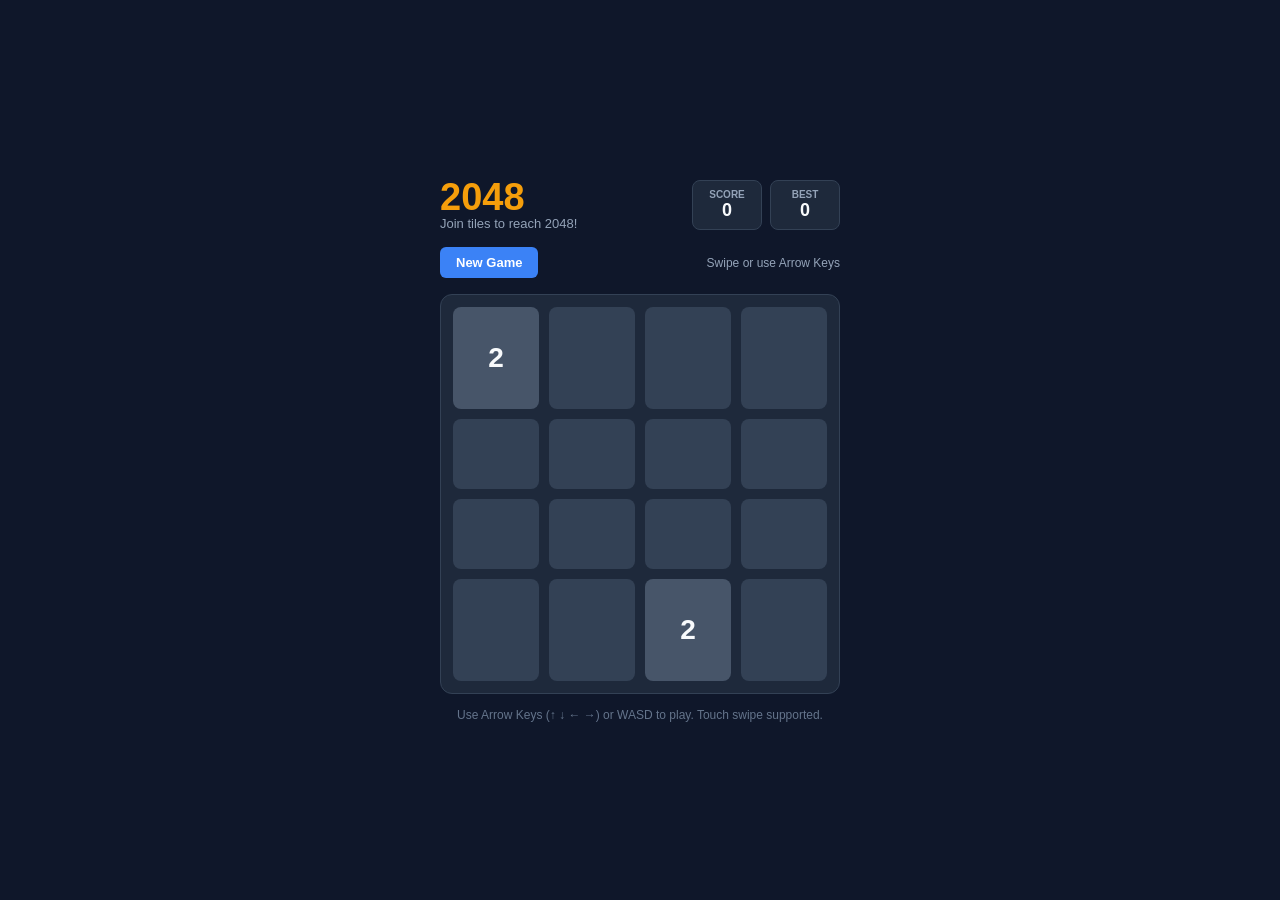
<file: public/games/2048/index.html>
<!DOCTYPE html>
<html lang="en">
<head>
  <meta charset="UTF-8">
  <meta name="viewport" content="width=device-width, initial-scale=1.0, user-scalable=no">
  <title>2048 Classic</title>
  <style>
    * { box-sizing: border-box; margin: 0; padding: 0; user-select: none; }
    body {
      background: #0f172a;
      color: #f8fafc;
      font-family: -apple-system, BlinkMacSystemFont, "Segoe UI", Roboto, sans-serif;
      display: flex;
      flex-direction: column;
      align-items: center;
      justify-content: center;
      min-height: 100vh;
      padding: 16px;
    }
    .header {
      width: 100%;
      max-width: 400px;
      display: flex;
      justify-content: space-between;
      align-items: center;
      margin-bottom: 16px;
    }
    .title-box h1 { font-size: 38px; font-weight: 800; color: #f59e0b; line-height: 1; }
    .title-box p { font-size: 13px; color: #94a3b8; }
    .scores { display: flex; gap: 8px; }
    .score-box {
      background: #1e293b;
      padding: 8px 14px;
      border-radius: 8px;
      text-align: center;
      min-width: 70px;
      border: 1px solid #334155;
    }
    .score-label { font-size: 10px; color: #94a3b8; font-weight: 600; text-transform: uppercase; }
    .score-value { font-size: 18px; font-weight: 700; color: #f8fafc; }
    .actions {
      width: 100%;
      max-width: 400px;
      display: flex;
      justify-content: space-between;
      margin-bottom: 16px;
    }
    .btn {
      background: #3b82f6;
      color: white;
      border: none;
      padding: 8px 16px;
      border-radius: 6px;
      font-weight: 600;
      font-size: 13px;
      cursor: pointer;
      transition: background 0.15s;
    }
    .btn:hover { background: #2563eb; }
    .grid-container {
      width: 100%;
      max-width: 400px;
      aspect-ratio: 1;
      background: #1e293b;
      padding: 12px;
      border-radius: 12px;
      display: grid;
      grid-template-columns: repeat(4, 1fr);
      grid-gap: 10px;
      position: relative;
      border: 1px solid #334155;
    }
    .tile {
      background: #334155;
      border-radius: 8px;
      display: flex;
      align-items: center;
      justify-content: center;
      font-size: 28px;
      font-weight: 800;
      color: #f8fafc;
      transition: transform 0.1s ease, background 0.1s ease;
    }
    .t-2 { background: #475569; color: #f8fafc; }
    .t-4 { background: #64748b; color: #f8fafc; }
    .t-8 { background: #d97706; color: #fff; }
    .t-16 { background: #ea580c; color: #fff; }
    .t-32 { background: #dc2626; color: #fff; }
    .t-64 { background: #e11d48; color: #fff; }
    .t-128 { background: #eab308; color: #000; font-size: 24px; box-shadow: 0 0 10px #eab308; }
    .t-256 { background: #facc15; color: #000; font-size: 24px; box-shadow: 0 0 15px #facc15; }
    .t-512 { background: #10b981; color: #fff; font-size: 24px; box-shadow: 0 0 20px #10b981; }
    .t-1024 { background: #06b6d4; color: #fff; font-size: 20px; box-shadow: 0 0 25px #06b6d4; }
    .t-2048 { background: #8b5cf6; color: #fff; font-size: 20px; box-shadow: 0 0 30px #8b5cf6; }
    .overlay {
      position: absolute;
      top: 0; left: 0; right: 0; bottom: 0;
      background: rgba(15, 23, 42, 0.9);
      border-radius: 12px;
      display: none;
      flex-direction: column;
      align-items: center;
      justify-content: center;
      gap: 12px;
    }
    .overlay.active { display: flex; }
    .hint {
      margin-top: 14px;
      font-size: 12px;
      color: #64748b;
      text-align: center;
    }
  </style>
</head>
<body>
  <div class="header">
    <div class="title-box">
      <h1>2048</h1>
      <p>Join tiles to reach 2048!</p>
    </div>
    <div class="scores">
      <div class="score-box">
        <div class="score-label">Score</div>
        <div class="score-value" id="score">0</div>
      </div>
      <div class="score-box">
        <div class="score-label">Best</div>
        <div class="score-value" id="best">0</div>
      </div>
    </div>
  </div>

  <div class="actions">
    <button class="btn" id="restart-btn">New Game</button>
    <span style="font-size: 12px; color: #94a3b8; align-self: center;">Swipe or use Arrow Keys</span>
  </div>

  <div class="grid-container" id="grid">
    <div class="overlay" id="game-over">
      <h2 style="font-size: 24px; color: #ef4444;">Game Over!</h2>
      <p id="final-score" style="color: #94a3b8; font-size: 14px;"></p>
      <button class="btn" onclick="initGame()">Try Again</button>
    </div>
  </div>

  <div class="hint">Use Arrow Keys (↑ ↓ ← →) or WASD to play. Touch swipe supported.</div>

  <script>
    const audioCtx = new (window.AudioContext || window.webkitAudioContext)();
    function playBeep(freq = 440, type = 'sine', duration = 0.08) {
      if (!audioCtx) return;
      try {
        const osc = audioCtx.createOscillator();
        const gain = audioCtx.createGain();
        osc.type = type;
        osc.frequency.setValueAtTime(freq, audioCtx.currentTime);
        gain.gain.setValueAtTime(0.08, audioCtx.currentTime);
        gain.gain.exponentialRampToValueAtTime(0.001, audioCtx.currentTime + duration);
        osc.connect(gain);
        gain.connect(audioCtx.destination);
        osc.start();
        osc.stop(audioCtx.currentTime + duration);
      } catch (e) {}
    }

    let board = [];
    let score = 0;
    let best = parseInt(localStorage.getItem('2048_best') || '0', 10);
    document.getElementById('best').innerText = best;

    function initGame() {
      board = [
        [0,0,0,0],
        [0,0,0,0],
        [0,0,0,0],
        [0,0,0,0]
      ];
      score = 0;
      updateScore(0);
      document.getElementById('game-over').classList.remove('active');
      spawnTile();
      spawnTile();
      render();
    }

    function spawnTile() {
      const empty = [];
      for (let r = 0; r < 4; r++) {
        for (let c = 0; c < 4; c++) {
          if (board[r][c] === 0) empty.push({ r, c });
        }
      }
      if (empty.length === 0) return;
      const { r, c } = empty[Math.floor(Math.random() * empty.length)];
      board[r][c] = Math.random() < 0.9 ? 2 : 4;
    }

    function render() {
      const grid = document.getElementById('grid');
      const overlay = document.getElementById('game-over');
      grid.innerHTML = '';
      grid.appendChild(overlay);

      for (let r = 0; r < 4; r++) {
        for (let c = 0; c < 4; c++) {
          const val = board[r][c];
          const tile = document.createElement('div');
          tile.className = 'tile' + (val > 0 ? ` t-${val}` : '');
          tile.innerText = val > 0 ? val : '';
          grid.appendChild(tile);
        }
      }
    }

    function updateScore(pts) {
      score += pts;
      document.getElementById('score').innerText = score;
      if (score > best) {
        best = score;
        localStorage.setItem('2048_best', best);
        document.getElementById('best').innerText = best;
      }
    }

    function slide(row) {
      let arr = row.filter(val => val);
      for (let i = 0; i < arr.length - 1; i++) {
        if (arr[i] === arr[i + 1]) {
          arr[i] *= 2;
          updateScore(arr[i]);
          playBeep(300 + arr[i], 'triangle', 0.1);
          arr[i + 1] = 0;
        }
      }
      arr = arr.filter(val => val);
      while (arr.length < 4) arr.push(0);
      return arr;
    }

    function moveLeft() {
      let changed = false;
      for (let r = 0; r < 4; r++) {
        const old = [...board[r]];
        board[r] = slide(board[r]);
        if (old.some((v, i) => v !== board[r][i])) changed = true;
      }
      return changed;
    }

    function moveRight() {
      let changed = false;
      for (let r = 0; r < 4; r++) {
        const old = [...board[r]];
        const reversed = [...board[r]].reverse();
        board[r] = slide(reversed).reverse();
        if (old.some((v, i) => v !== board[r][i])) changed = true;
      }
      return changed;
    }

    function moveUp() {
      let changed = false;
      for (let c = 0; c < 4; c++) {
        let col = [board[0][c], board[1][c], board[2][c], board[3][c]];
        const old = [...col];
        col = slide(col);
        for (let r = 0; r < 4; r++) {
          if (board[r][c] !== col[r]) changed = true;
          board[r][c] = col[r];
        }
      }
      return changed;
    }

    function moveDown() {
      let changed = false;
      for (let c = 0; c < 4; c++) {
        let col = [board[0][c], board[1][c], board[2][c], board[3][c]].reverse();
        col = slide(col).reverse();
        for (let r = 0; r < 4; r++) {
          if (board[r][c] !== col[r]) changed = true;
          board[r][c] = col[r];
        }
      }
      return changed;
    }

    function isGameOver() {
      for (let r = 0; r < 4; r++) {
        for (let c = 0; c < 4; c++) {
          if (board[r][c] === 0) return false;
          if (r < 3 && board[r][c] === board[r + 1][c]) return false;
          if (c < 3 && board[r][c] === board[r][c + 1]) return false;
        }
      }
      return true;
    }

    function handleMove(dir) {
      let changed = false;
      if (dir === 'left') changed = moveLeft();
      else if (dir === 'right') changed = moveRight();
      else if (dir === 'up') changed = moveUp();
      else if (dir === 'down') changed = moveDown();

      if (changed) {
        playBeep(200, 'sine', 0.05);
        spawnTile();
        render();
        if (isGameOver()) {
          document.getElementById('final-score').innerText = `Final Score: ${score}`;
          document.getElementById('game-over').classList.add('active');
          playBeep(120, 'sawtooth', 0.3);
        }
      }
    }

    window.addEventListener('keydown', e => {
      if (['ArrowUp', 'KeyW'].includes(e.code)) { e.preventDefault(); handleMove('up'); }
      if (['ArrowDown', 'KeyS'].includes(e.code)) { e.preventDefault(); handleMove('down'); }
      if (['ArrowLeft', 'KeyA'].includes(e.code)) { e.preventDefault(); handleMove('left'); }
      if (['ArrowRight', 'KeyD'].includes(e.code)) { e.preventDefault(); handleMove('right'); }
    });

    // Touch swipe handling
    let touchStartX = 0, touchStartY = 0;
    document.addEventListener('touchstart', e => {
      touchStartX = e.touches[0].clientX;
      touchStartY = e.touches[0].clientY;
    }, { passive: true });

    document.addEventListener('touchend', e => {
      const dx = e.changedTouches[0].clientX - touchStartX;
      const dy = e.changedTouches[0].clientY - touchStartY;
      if (Math.abs(dx) > 30 || Math.abs(dy) > 30) {
        if (Math.abs(dx) > Math.abs(dy)) {
          handleMove(dx > 0 ? 'right' : 'left');
        } else {
          handleMove(dy > 0 ? 'down' : 'up');
        }
      }
    }, { passive: true });

    document.getElementById('restart-btn').addEventListener('click', initGame);
    initGame();
  </script>
</body>
</html>
</file>
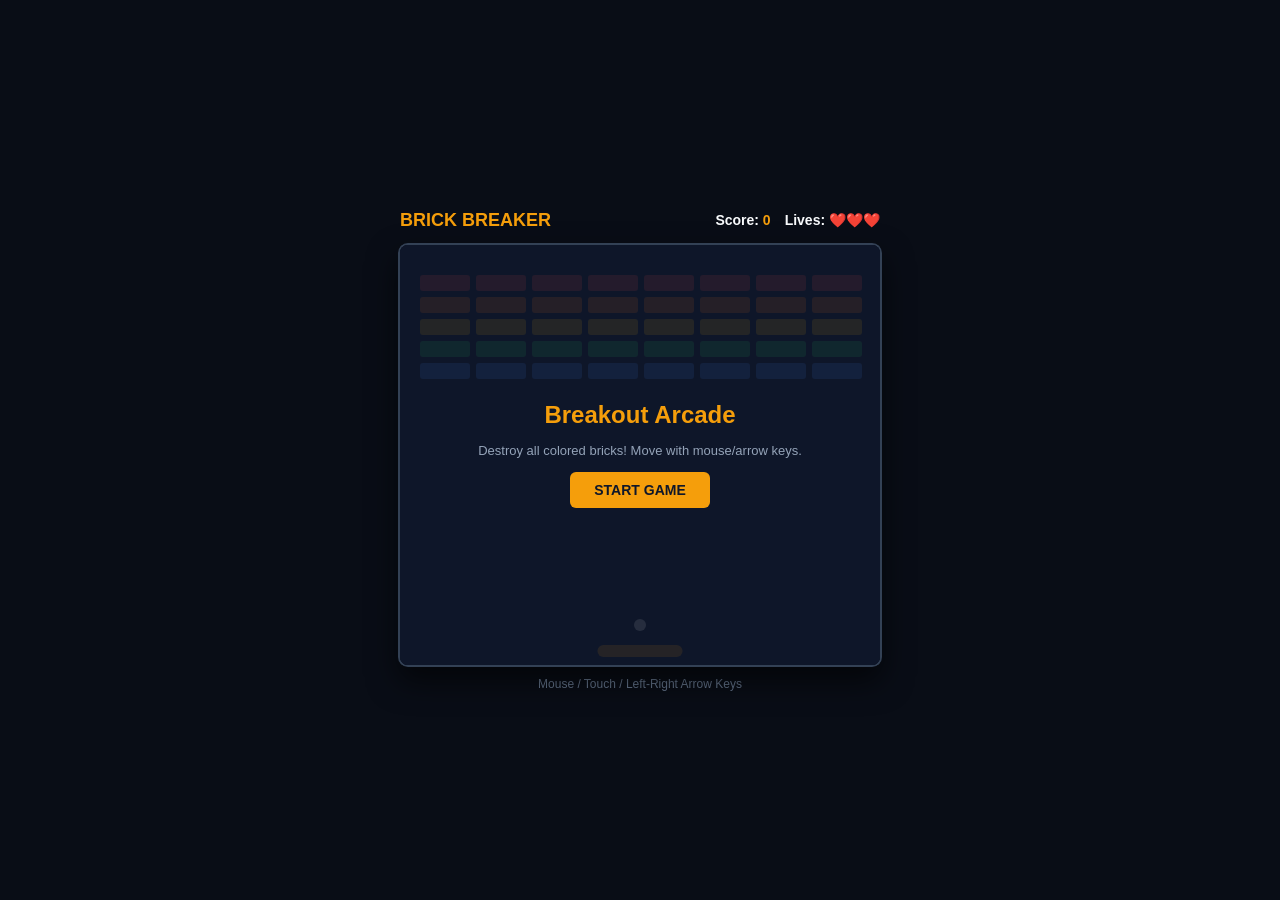
<file: public/games/brick-breaker/index.html>
<!DOCTYPE html>
<html lang="en">
<head>
  <meta charset="UTF-8">
  <meta name="viewport" content="width=device-width, initial-scale=1.0, user-scalable=no">
  <title>Brick Breaker DX</title>
  <style>
    * { box-sizing: border-box; margin: 0; padding: 0; user-select: none; }
    body {
      background: #090d16;
      color: #f8fafc;
      font-family: -apple-system, BlinkMacSystemFont, "Segoe UI", Roboto, sans-serif;
      display: flex;
      flex-direction: column;
      align-items: center;
      justify-content: center;
      min-height: 100vh;
      padding: 12px;
    }
    .hud {
      width: 100%;
      max-width: 480px;
      display: flex;
      justify-content: space-between;
      align-items: center;
      margin-bottom: 12px;
    }
    .stats { display: flex; gap: 14px; font-size: 14px; font-weight: 700; }
    .score-txt { color: #f59e0b; }
    .lives-txt { color: #ef4444; }
    .canvas-wrap {
      position: relative;
      border: 2px solid #334155;
      border-radius: 10px;
      overflow: hidden;
      box-shadow: 0 14px 30px rgba(0,0,0,0.6);
    }
    canvas { display: block; background: #0f172a; }
    .overlay {
      position: absolute;
      top: 0; left: 0; width: 100%; height: 100%;
      background: rgba(15, 23, 42, 0.9);
      display: flex;
      flex-direction: column;
      align-items: center;
      justify-content: center;
      gap: 14px;
    }
    .overlay.hidden { display: none; }
    .btn {
      background: #f59e0b;
      color: #0f172a;
      border: none;
      padding: 10px 24px;
      border-radius: 6px;
      font-weight: 800;
      font-size: 14px;
      cursor: pointer;
    }
    .btn:hover { background: #fbbf24; }
    .hint {
      margin-top: 10px;
      font-size: 12px;
      color: #64748b;
    }
  </style>
</head>
<body>
  <div class="hud">
    <div style="font-weight: 800; font-size: 18px; color: #f59e0b;">BRICK BREAKER</div>
    <div class="stats">
      <div>Score: <span class="score-txt" id="score">0</span></div>
      <div>Lives: <span class="lives-txt" id="lives">❤️❤️❤️</span></div>
    </div>
  </div>

  <div class="canvas-wrap">
    <canvas id="canvas" width="480" height="420"></canvas>
    <div class="overlay" id="start-overlay">
      <h2 style="font-size: 24px; color: #f59e0b;">Breakout Arcade</h2>
      <p style="color: #94a3b8; font-size: 13px;">Destroy all colored bricks! Move with mouse/arrow keys.</p>
      <button class="btn" onclick="startGame()">START GAME</button>
    </div>
    <div class="overlay hidden" id="game-over-overlay">
      <h2 style="font-size: 24px; color: #ef4444;" id="over-title">GAME OVER</h2>
      <p style="color: #cbd5e1; font-size: 14px;" id="over-desc">Better luck next time!</p>
      <button class="btn" onclick="startGame()">PLAY AGAIN</button>
    </div>
  </div>

  <div class="hint">Mouse / Touch / Left-Right Arrow Keys</div>

  <script>
    const canvas = document.getElementById('canvas');
    const ctx = canvas.getContext('2d');

    const audioCtx = new (window.AudioContext || window.webkitAudioContext)();
    function beep(f, dur=0.06, type='sine') {
      if (!audioCtx) return;
      try {
        const o = audioCtx.createOscillator();
        const g = audioCtx.createGain();
        o.type = type;
        o.frequency.value = f;
        g.gain.setValueAtTime(0.06, audioCtx.currentTime);
        g.gain.exponentialRampToValueAtTime(0.001, audioCtx.currentTime + dur);
        o.connect(g);
        g.connect(audioCtx.destination);
        o.start();
        o.stop(audioCtx.currentTime + dur);
      } catch (e) {}
    }

    const paddle = { w: 85, h: 12, x: 0, speed: 8 };
    const ball = { x: 0, y: 0, r: 6, vx: 4, vy: -4, active: false };
    let score = 0;
    let lives = 3;
    let isPlaying = false;

    const rowCount = 5;
    const colCount = 8;
    const brickW = 50;
    const brickH = 16;
    const brickPadding = 6;
    const brickOffsetTop = 30;
    const brickOffsetLeft = 20;

    const colors = ['#ef4444', '#f97316', '#eab308', '#22c55e', '#3b82f6'];
    let bricks = [];

    function initBricks() {
      bricks = [];
      for (let c = 0; c < colCount; c++) {
        bricks[c] = [];
        for (let r = 0; r < rowCount; r++) {
          bricks[c][r] = { x: 0, y: 0, status: 1, color: colors[r] };
        }
      }
    }

    function resetPaddleBall() {
      paddle.x = (canvas.width - paddle.w) / 2;
      ball.x = canvas.width / 2;
      ball.y = canvas.height - 40;
      ball.vx = (Math.random() > 0.5 ? 1 : -1) * 3.8;
      ball.vy = -4.2;
    }

    function startGame() {
      score = 0;
      lives = 3;
      document.getElementById('score').innerText = score;
      document.getElementById('lives').innerText = '❤️❤️❤️';
      document.getElementById('start-overlay').classList.add('hidden');
      document.getElementById('game-over-overlay').classList.add('hidden');
      initBricks();
      resetPaddleBall();
      isPlaying = true;
      beep(440, 0.1);
    }

    let rightPressed = false;
    let leftPressed = false;

    window.addEventListener('keydown', e => {
      if (e.key === 'Right' || e.key === 'ArrowRight' || e.code === 'KeyD') rightPressed = true;
      if (e.key === 'Left' || e.key === 'ArrowLeft' || e.code === 'KeyA') leftPressed = true;
    });

    window.addEventListener('keyup', e => {
      if (e.key === 'Right' || e.key === 'ArrowRight' || e.code === 'KeyD') rightPressed = false;
      if (e.key === 'Left' || e.key === 'ArrowLeft' || e.code === 'KeyA') leftPressed = false;
    });

    canvas.addEventListener('mousemove', e => {
      const rect = canvas.getBoundingClientRect();
      const relativeX = e.clientX - rect.left;
      paddle.x = Math.max(0, Math.min(canvas.width - paddle.w, relativeX - paddle.w / 2));
    });

    canvas.addEventListener('touchmove', e => {
      e.preventDefault();
      const rect = canvas.getBoundingClientRect();
      const relativeX = e.touches[0].clientX - rect.left;
      paddle.x = Math.max(0, Math.min(canvas.width - paddle.w, relativeX - paddle.w / 2));
    }, { passive: false });

    function collisionDetection() {
      let remaining = 0;
      for (let c = 0; c < colCount; c++) {
        for (let r = 0; r < rowCount; r++) {
          const b = bricks[c][r];
          if (b.status === 1) {
            remaining++;
            if (
              ball.x > b.x &&
              ball.x < b.x + brickW &&
              ball.y > b.y &&
              ball.y < b.y + brickH
            ) {
              ball.vy = -ball.vy;
              b.status = 0;
              score += 20;
              document.getElementById('score').innerText = score;
              beep(500 + r * 60, 0.05);
            }
          }
        }
      }

      if (remaining === 0) {
        isPlaying = false;
        document.getElementById('over-title').innerText = 'YOU WON! 🏆';
        document.getElementById('over-title').style.color = '#22c55e';
        document.getElementById('over-desc').innerText = `Amazing! All bricks cleared! Score: ${score}`;
        document.getElementById('game-over-overlay').classList.remove('hidden');
        beep(700, 0.3);
      }
    }

    function update() {
      if (!isPlaying) return;

      if (rightPressed) paddle.x = Math.min(canvas.width - paddle.w, paddle.x + paddle.speed);
      if (leftPressed) paddle.x = Math.max(0, paddle.x - paddle.speed);

      ball.x += ball.vx;
      ball.y += ball.vy;

      // Side walls
      if (ball.x + ball.r > canvas.width || ball.x - ball.r < 0) {
        ball.vx = -ball.vx;
        beep(300, 0.04);
      }
      // Top wall
      if (ball.y - ball.r < 0) {
        ball.vy = -ball.vy;
        beep(300, 0.04);
      } else if (ball.y + ball.r > canvas.height - 20) {
        // Paddle collision
        if (ball.x > paddle.x && ball.x < paddle.x + paddle.w) {
          ball.vy = -Math.abs(ball.vy);
          // Angle modifier based on hit position
          const hitPoint = (ball.x - (paddle.x + paddle.w / 2)) / (paddle.w / 2);
          ball.vx = hitPoint * 5;
          beep(400, 0.06);
        } else if (ball.y + ball.r > canvas.height) {
          lives--;
          document.getElementById('lives').innerText = '❤️'.repeat(Math.max(0, lives));
          beep(180, 0.2, 'sawtooth');
          if (lives <= 0) {
            isPlaying = false;
            document.getElementById('over-title').innerText = 'GAME OVER';
            document.getElementById('over-title').style.color = '#ef4444';
            document.getElementById('over-desc').innerText = `Final Score: ${score}`;
            document.getElementById('game-over-overlay').classList.remove('hidden');
          } else {
            resetPaddleBall();
          }
        }
      }

      collisionDetection();
    }

    function draw() {
      ctx.fillStyle = '#0f172a';
      ctx.fillRect(0, 0, canvas.width, canvas.height);

      // Draw bricks
      for (let c = 0; c < colCount; c++) {
        for (let r = 0; r < rowCount; r++) {
          if (bricks[c] && bricks[c][r].status === 1) {
            const brickX = c * (brickW + brickPadding) + brickOffsetLeft;
            const brickY = r * (brickH + brickPadding) + brickOffsetTop;
            bricks[c][r].x = brickX;
            bricks[c][r].y = brickY;
            ctx.fillStyle = bricks[c][r].color;
            ctx.beginPath();
            ctx.roundRect(brickX, brickY, brickW, brickH, 3);
            ctx.fill();
          }
        }
      }

      // Draw paddle
      ctx.fillStyle = '#f59e0b';
      ctx.beginPath();
      ctx.roundRect(paddle.x, canvas.height - 20, paddle.w, paddle.h, 6);
      ctx.fill();

      // Draw ball
      ctx.fillStyle = '#ffffff';
      ctx.beginPath();
      ctx.arc(ball.x, ball.y, ball.r, 0, Math.PI * 2);
      ctx.fill();
    }

    function loop() {
      update();
      draw();
      requestAnimationFrame(loop);
    }

    initBricks();
    resetPaddleBall();
    loop();
  </script>
</body>
</html>
</file>
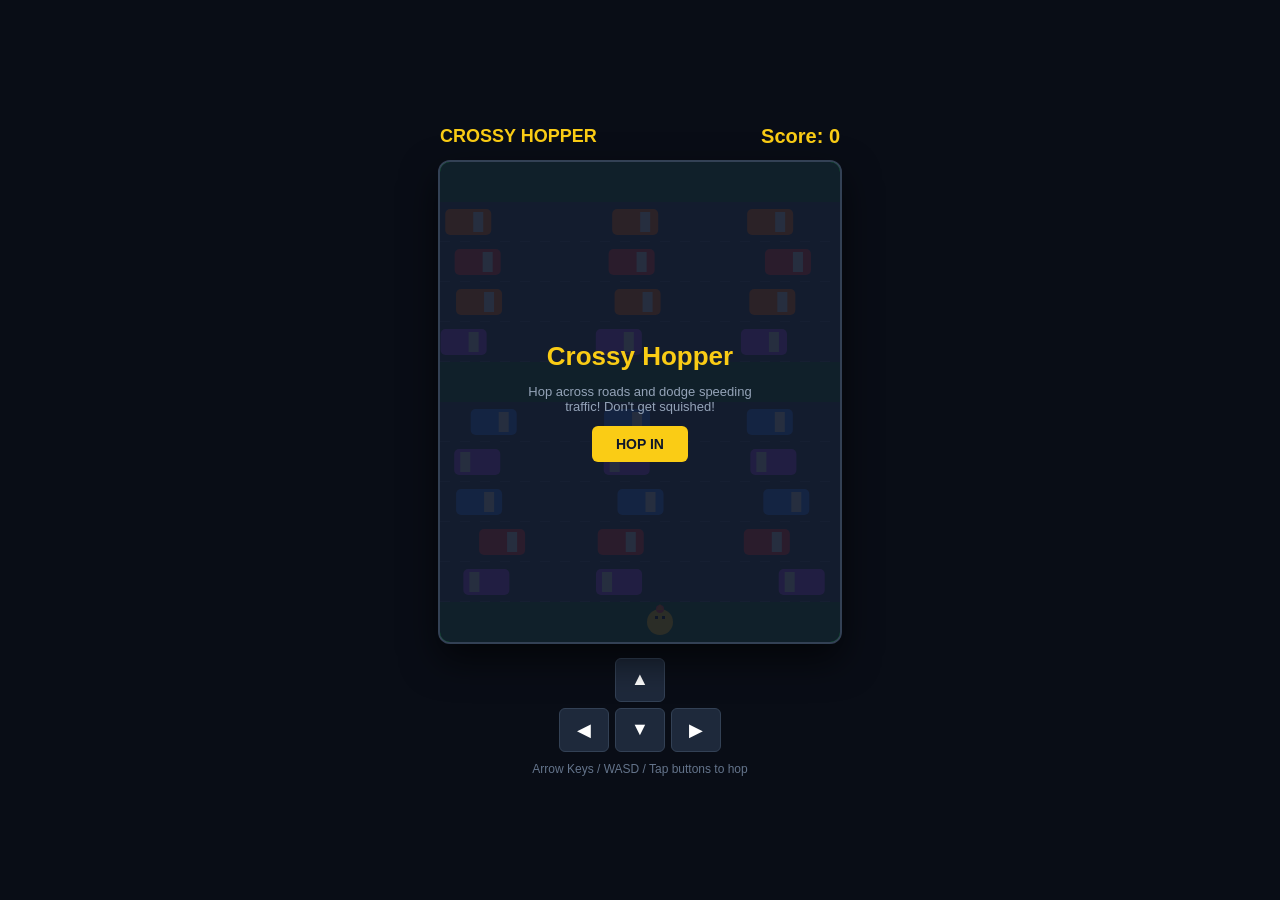
<file: public/games/cross-road/index.html>
<!DOCTYPE html>
<html lang="en">
<head>
  <meta charset="UTF-8">
  <meta name="viewport" content="width=device-width, initial-scale=1.0, user-scalable=no">
  <title>Crossy Hopper</title>
  <style>
    * { box-sizing: border-box; margin: 0; padding: 0; user-select: none; }
    body {
      background: #090d16;
      color: #f8fafc;
      font-family: -apple-system, BlinkMacSystemFont, "Segoe UI", Roboto, sans-serif;
      display: flex;
      flex-direction: column;
      align-items: center;
      justify-content: center;
      min-height: 100vh;
      padding: 12px;
    }
    .hud {
      width: 100%;
      max-width: 400px;
      display: flex;
      justify-content: space-between;
      align-items: center;
      margin-bottom: 12px;
    }
    .score-txt { font-size: 20px; font-weight: 800; color: #facc15; }
    .canvas-wrap {
      position: relative;
      border: 2px solid #334155;
      border-radius: 12px;
      overflow: hidden;
      box-shadow: 0 16px 36px rgba(0,0,0,0.6);
    }
    canvas { display: block; background: #15803d; }
    .overlay {
      position: absolute;
      top: 0; left: 0; width: 100%; height: 100%;
      background: rgba(15, 23, 42, 0.88);
      display: flex;
      flex-direction: column;
      align-items: center;
      justify-content: center;
      gap: 12px;
    }
    .overlay.hidden { display: none; }
    .btn {
      background: #facc15;
      color: #0f172a;
      border: none;
      padding: 10px 24px;
      border-radius: 6px;
      font-weight: 800;
      font-size: 14px;
      cursor: pointer;
    }
    .btn:hover { background: #fde047; }
    .touch-controls {
      display: grid;
      grid-template-columns: repeat(3, 50px);
      gap: 6px;
      margin-top: 14px;
    }
    .t-btn {
      background: #1e293b;
      border: 1px solid #334155;
      color: white;
      height: 44px;
      border-radius: 6px;
      font-size: 18px;
      cursor: pointer;
    }
    .hint { margin-top: 10px; font-size: 12px; color: #64748b; }
  </style>
</head>
<body>
  <div class="hud">
    <div style="font-weight: 800; font-size: 18px; color: #facc15;">CROSSY HOPPER</div>
    <div class="score-txt">Score: <span id="score">0</span></div>
  </div>

  <div class="canvas-wrap">
    <canvas id="canvas" width="400" height="480"></canvas>
    <div class="overlay" id="start-overlay">
      <h2 style="font-size: 26px; color: #facc15;">Crossy Hopper</h2>
      <p style="color: #94a3b8; font-size: 13px; text-align: center; max-width: 260px;">Hop across roads and dodge speeding traffic! Don't get squished!</p>
      <button class="btn" onclick="start()">HOP IN</button>
    </div>
    <div class="overlay hidden" id="over-overlay">
      <h2 style="font-size: 26px; color: #ef4444;">SQUISHED!</h2>
      <p id="over-stat" style="color: #cbd5e1; font-size: 14px;"></p>
      <button class="btn" onclick="start()">TRY AGAIN</button>
    </div>
  </div>

  <div class="touch-controls">
    <div></div>
    <button class="t-btn" onclick="move(0, -1)">▲</button>
    <div></div>
    <button class="t-btn" onclick="move(-1, 0)">◀</button>
    <button class="t-btn" onclick="move(0, 1)">▼</button>
    <button class="t-btn" onclick="move(1, 0)">▶</button>
  </div>

  <div class="hint">Arrow Keys / WASD / Tap buttons to hop</div>

  <script>
    const canvas = document.getElementById('canvas');
    const ctx = canvas.getContext('2d');
    const laneH = 40;
    const laneCount = canvas.height / laneH;

    const audioCtx = new (window.AudioContext || window.webkitAudioContext)();
    function beep(f, dur=0.06, type='sine') {
      if (!audioCtx) return;
      try {
        const o = audioCtx.createOscillator();
        const g = audioCtx.createGain();
        o.type = type;
        o.frequency.value = f;
        g.gain.setValueAtTime(0.06, audioCtx.currentTime);
        g.gain.exponentialRampToValueAtTime(0.001, audioCtx.currentTime + dur);
        o.connect(g);
        g.connect(audioCtx.destination);
        o.start();
        o.stop(audioCtx.currentTime + dur);
      } catch (e) {}
    }

    let player = { col: 5, row: 11, maxRow: 11 };
    let lanes = [];
    let score = 0;
    let isPlaying = false;

    function initLanes() {
      lanes = [];
      for (let r = 0; r < laneCount; r++) {
        if (r === 0 || r === 5 || r === 11) {
          lanes.push({ type: 'grass', vehicles: [] });
        } else {
          const speed = (Math.random() * 2 + 1.5) * (Math.random() > 0.5 ? 1 : -1);
          const color = ['#ef4444', '#3b82f6', '#f97316', '#a855f7'][Math.floor(Math.random()*4)];
          const vehicles = [];
          for (let v = 0; v < 3; v++) {
            vehicles.push({ x: v * 150 + Math.random() * 40, w: 46, h: 26, color });
          }
          lanes.push({ type: 'road', speed, vehicles });
        }
      }
    }

    function start() {
      player = { col: 5, row: 11, maxRow: 11 };
      score = 0;
      document.getElementById('score').innerText = '0';
      initLanes();
      isPlaying = true;
      document.getElementById('start-overlay').classList.add('hidden');
      document.getElementById('over-overlay').classList.add('hidden');
      beep(550, 0.1);
    }

    function gameOver() {
      isPlaying = false;
      beep(130, 0.3, 'sawtooth');
      document.getElementById('over-stat').innerText = `Final Score: ${score}`;
      document.getElementById('over-overlay').classList.remove('hidden');
    }

    function move(dc, dr) {
      if (!isPlaying) return;
      player.col = Math.max(0, Math.min(9, player.col + dc));
      player.row += dr;

      if (player.row < 0) {
        // Player reached the top! Reset to bottom and cycle lanes with increased speed
        score += 10;
        document.getElementById('score').innerText = score;
        player.row = 11;
        initLanes();
        beep(880, 0.15);
      } else if (player.row > 11) {
        player.row = 11;
      } else {
        if (dr < 0) {
          score += 1;
          document.getElementById('score').innerText = score;
          beep(400, 0.05);
        } else {
          beep(320, 0.04);
        }
      }
    }

    function update() {
      if (!isPlaying) return;

      // Update vehicles in road lanes
      for (let r = 0; r < lanes.length; r++) {
        const lane = lanes[r];
        if (lane.type === 'road') {
          for (let v of lane.vehicles) {
            v.x += lane.speed;
            if (lane.speed > 0 && v.x > canvas.width) v.x = -v.w;
            if (lane.speed < 0 && v.x < -v.w) v.x = canvas.width;

            // Hit test if player is in this lane
            if (player.row === r) {
              const px = player.col * 40 + 8;
              const pw = 24;
              if (px + pw > v.x && px < v.x + v.w) {
                return gameOver();
              }
            }
          }
        }
      }
    }

    function draw() {
      // Draw lanes
      for (let r = 0; r < lanes.length; r++) {
        const lane = lanes[r];
        const y = r * laneH;
        if (lane.type === 'grass') {
          ctx.fillStyle = '#166534';
          ctx.fillRect(0, y, canvas.width, laneH);
        } else {
          ctx.fillStyle = '#334155';
          ctx.fillRect(0, y, canvas.width, laneH);
          // Road lane divider
          ctx.strokeStyle = '#64748b';
          ctx.setLineDash([10, 10]);
          ctx.beginPath();
          ctx.moveTo(0, y + laneH);
          ctx.lineTo(canvas.width, y + laneH);
          ctx.stroke();
          ctx.setLineDash([]);

          // Vehicles
          for (let v of lane.vehicles) {
            ctx.fillStyle = v.color;
            ctx.beginPath();
            ctx.roundRect(v.x, y + 7, v.w, v.h, 5);
            ctx.fill();

            // Windshield
            ctx.fillStyle = '#cbd5e1';
            ctx.fillRect(v.x + (lane.speed > 0 ? 28 : 6), y + 10, 10, 20);
          }
        }
      }

      // Draw Player (Chicken)
      const px = player.col * 40 + 20;
      const py = player.row * laneH + 20;

      // Body
      ctx.fillStyle = '#facc15';
      ctx.beginPath();
      ctx.arc(px, py, 13, 0, Math.PI * 2);
      ctx.fill();

      // Comb
      ctx.fillStyle = '#ef4444';
      ctx.beginPath();
      ctx.arc(px, py - 13, 4, 0, Math.PI * 2);
      ctx.fill();

      // Beak
      ctx.fillStyle = '#f97316';
      ctx.beginPath();
      ctx.moveTo(px - 4, py - 12);
      ctx.lineTo(px, py - 18);
      ctx.lineTo(px + 4, py - 12);
      ctx.closePath();
      ctx.fill();

      // Eyes
      ctx.fillStyle = '#0f172a';
      ctx.fillRect(px - 5, py - 6, 3, 3);
      ctx.fillRect(px + 2, py - 6, 3, 3);
    }

    function loop() {
      update();
      draw();
      requestAnimationFrame(loop);
    }

    window.addEventListener('keydown', e => {
      if (['ArrowUp', 'KeyW'].includes(e.code)) { e.preventDefault(); move(0, -1); }
      if (['ArrowDown', 'KeyS'].includes(e.code)) { e.preventDefault(); move(0, 1); }
      if (['ArrowLeft', 'KeyA'].includes(e.code)) { e.preventDefault(); move(-1, 0); }
      if (['ArrowRight', 'KeyD'].includes(e.code)) { e.preventDefault(); move(1, 0); }
    });

    initLanes();
    loop();
  </script>
</body>
</html>
</file>
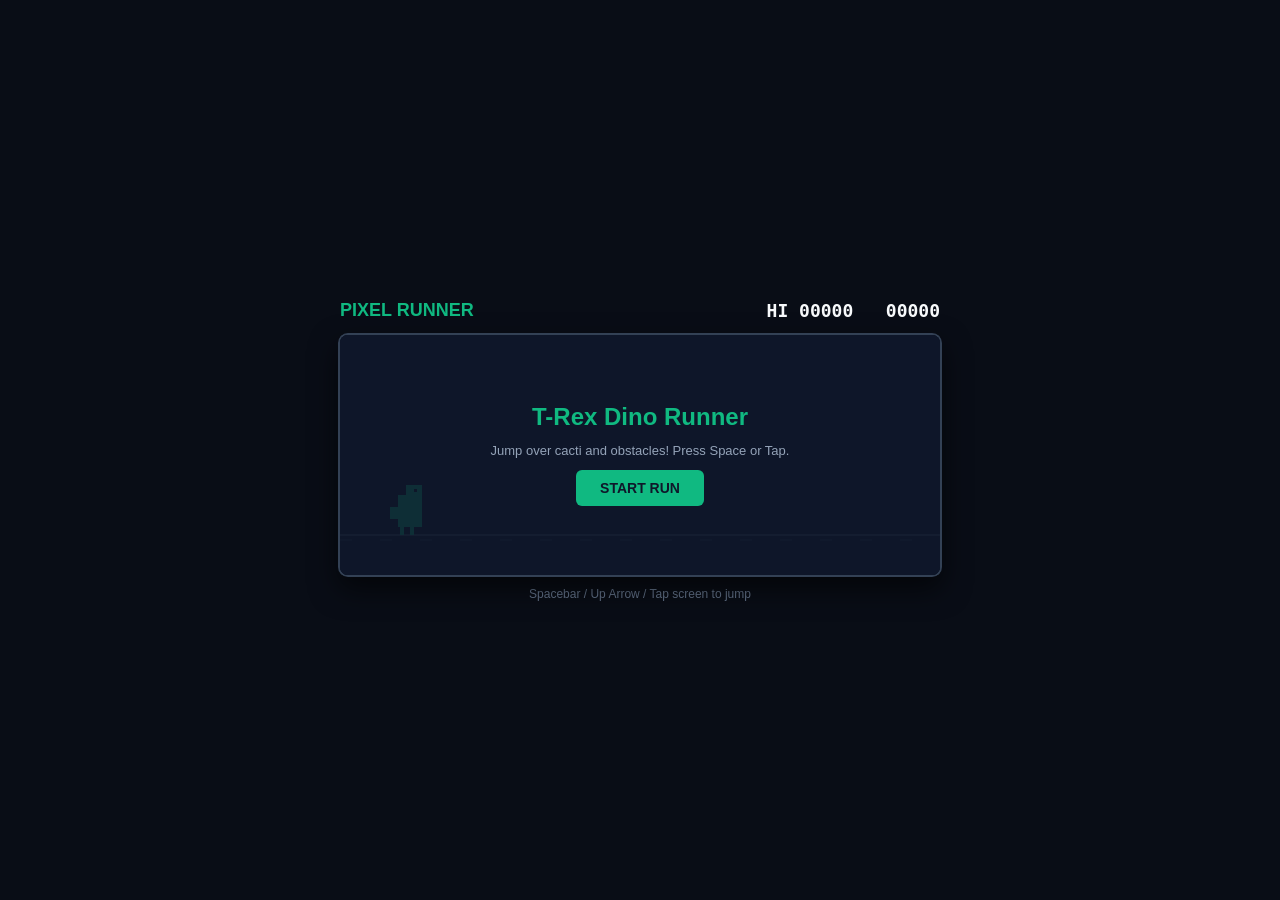
<file: public/games/dino-runner/index.html>
<!DOCTYPE html>
<html lang="en">
<head>
  <meta charset="UTF-8">
  <meta name="viewport" content="width=device-width, initial-scale=1.0, user-scalable=no">
  <title>Pixel Dino Run</title>
  <style>
    * { box-sizing: border-box; margin: 0; padding: 0; user-select: none; }
    body {
      background: #090d16;
      color: #f8fafc;
      font-family: -apple-system, BlinkMacSystemFont, "Segoe UI", Roboto, sans-serif;
      display: flex;
      flex-direction: column;
      align-items: center;
      justify-content: center;
      min-height: 100vh;
      padding: 12px;
    }
    .hud {
      width: 100%;
      max-width: 600px;
      display: flex;
      justify-content: space-between;
      align-items: center;
      margin-bottom: 12px;
    }
    .brand { font-weight: 800; font-size: 18px; color: #10b981; }
    .score-box { font-family: monospace; font-size: 18px; font-weight: bold; color: #f8fafc; }
    .canvas-wrap {
      position: relative;
      border: 2px solid #334155;
      border-radius: 10px;
      overflow: hidden;
      box-shadow: 0 12px 28px rgba(0,0,0,0.6);
    }
    canvas { display: block; background: #0f172a; }
    .overlay {
      position: absolute;
      top: 0; left: 0; width: 100%; height: 100%;
      background: rgba(15, 23, 42, 0.85);
      display: flex;
      flex-direction: column;
      align-items: center;
      justify-content: center;
      gap: 12px;
    }
    .overlay.hidden { display: none; }
    .btn {
      background: #10b981;
      color: #0f172a;
      border: none;
      padding: 10px 24px;
      border-radius: 6px;
      font-weight: 800;
      font-size: 14px;
      cursor: pointer;
    }
    .btn:hover { background: #34d399; }
    .hint {
      margin-top: 10px;
      font-size: 12px;
      color: #64748b;
    }
  </style>
</head>
<body>
  <div class="hud">
    <div class="brand">PIXEL RUNNER</div>
    <div class="score-box">HI <span id="hi">00000</span> &nbsp; <span id="score">00000</span></div>
  </div>

  <div class="canvas-wrap">
    <canvas id="canvas" width="600" height="240"></canvas>
    <div class="overlay" id="start-overlay">
      <h2 style="font-size: 24px; color: #10b981;">T-Rex Dino Runner</h2>
      <p style="color: #94a3b8; font-size: 13px;">Jump over cacti and obstacles! Press Space or Tap.</p>
      <button class="btn" onclick="start()">START RUN</button>
    </div>
    <div class="overlay hidden" id="over-overlay">
      <h2 style="font-size: 24px; color: #ef4444;">CRASHED!</h2>
      <p id="over-stat" style="color: #cbd5e1; font-size: 13px;"></p>
      <button class="btn" onclick="start()">RUN AGAIN</button>
    </div>
  </div>

  <div class="hint">Spacebar / Up Arrow / Tap screen to jump</div>

  <script>
    const canvas = document.getElementById('canvas');
    const ctx = canvas.getContext('2d');

    const audioCtx = new (window.AudioContext || window.webkitAudioContext)();
    function beep(f, dur=0.06, type='sine') {
      if (!audioCtx) return;
      try {
        const o = audioCtx.createOscillator();
        const g = audioCtx.createGain();
        o.type = type;
        o.frequency.value = f;
        g.gain.setValueAtTime(0.06, audioCtx.currentTime);
        g.gain.exponentialRampToValueAtTime(0.001, audioCtx.currentTime + dur);
        o.connect(g);
        g.connect(audioCtx.destination);
        o.start();
        o.stop(audioCtx.currentTime + dur);
      } catch (e) {}
    }

    const groundY = 200;
    let dino = { x: 50, y: groundY - 40, w: 32, h: 40, vy: 0, jumpPower: -11, gravity: 0.6, isGrounded: true };
    let obstacles = [];
    let speed = 5;
    let score = 0;
    let hiScore = parseInt(localStorage.getItem('dino_hi') || '0', 10);
    let isPlaying = false;
    let nextObstacle = 80;

    document.getElementById('hi').innerText = String(hiScore).padStart(5, '0');

    function jump() {
      if (!isPlaying) {
        start();
        return;
      }
      if (dino.isGrounded) {
        dino.vy = dino.jumpPower;
        dino.isGrounded = false;
        beep(500, 0.08);
      }
    }

    function start() {
      dino.y = groundY - 40;
      dino.vy = 0;
      dino.isGrounded = true;
      obstacles = [];
      speed = 5;
      score = 0;
      nextObstacle = 60;
      isPlaying = true;
      document.getElementById('start-overlay').classList.add('hidden');
      document.getElementById('over-overlay').classList.add('hidden');
      beep(600, 0.1);
    }

    function gameOver() {
      isPlaying = false;
      beep(150, 0.25, 'sawtooth');
      if (score > hiScore) {
        hiScore = score;
        localStorage.setItem('dino_hi', hiScore);
        document.getElementById('hi').innerText = String(hiScore).padStart(5, '0');
      }
      document.getElementById('over-stat').innerText = `Score: ${score} · Best: ${hiScore}`;
      document.getElementById('over-overlay').classList.remove('hidden');
    }

    function spawnObstacle() {
      const type = Math.random() > 0.5 ? 'large' : 'small';
      const w = type === 'large' ? 24 : 16;
      const h = type === 'large' ? 42 : 30;
      obstacles.push({
        x: canvas.width + 10,
        y: groundY - h,
        w: w,
        h: h
      });
    }

    function update() {
      if (!isPlaying) return;

      // Gravity & Jump
      dino.vy += dino.gravity;
      dino.y += dino.vy;
      if (dino.y >= groundY - dino.h) {
        dino.y = groundY - dino.h;
        dino.vy = 0;
        dino.isGrounded = true;
      }

      // Obstacle management
      nextObstacle--;
      if (nextObstacle <= 0) {
        spawnObstacle();
        nextObstacle = Math.floor(Math.random() * 60) + 70;
      }

      for (let i = 0; i < obstacles.length; i++) {
        let obs = obstacles[i];
        obs.x -= speed;

        // Collision Check (AABB with slightly forgiving hitbox)
        const pad = 4;
        if (
          dino.x + pad < obs.x + obs.w &&
          dino.x + dino.w - pad > obs.x &&
          dino.y + pad < obs.y + obs.h &&
          dino.y + dino.h - pad > obs.y
        ) {
          return gameOver();
        }
      }

      obstacles = obstacles.filter(o => o.x > -50);

      // Score and Speed Ramping
      score += 1;
      if (score % 500 === 0) {
        speed += 0.5;
        beep(800, 0.15);
      }

      document.getElementById('score').innerText = String(score).padStart(5, '0');
    }

    function draw() {
      ctx.fillStyle = '#0f172a';
      ctx.fillRect(0, 0, canvas.width, canvas.height);

      // Ground Line
      ctx.strokeStyle = '#334155';
      ctx.lineWidth = 2;
      ctx.beginPath();
      ctx.moveTo(0, groundY);
      ctx.lineTo(canvas.width, groundY);
      ctx.stroke();

      // Ground bumps
      ctx.fillStyle = '#1e293b';
      for (let i = 0; i < canvas.width; i += 40) {
        ctx.fillRect((i - (score * 2 % 40)), groundY + 4, 12, 2);
      }

      // Draw Dino
      ctx.fillStyle = '#10b981';
      ctx.fillRect(dino.x + 8, dino.y, dino.w - 8, dino.h - 8); // body
      ctx.fillRect(dino.x + 16, dino.y - 10, 16, 16); // head
      ctx.fillRect(dino.x, dino.y + 12, 10, 12); // tail
      // legs
      ctx.fillRect(dino.x + 10, dino.y + dino.h - 8, 4, 8);
      ctx.fillRect(dino.x + 20, dino.y + dino.h - 8, 4, 8);
      // eye
      ctx.fillStyle = '#0f172a';
      ctx.fillRect(dino.x + 24, dino.y - 6, 3, 3);

      // Draw Obstacles (Cacti)
      ctx.fillStyle = '#ef4444';
      for (let obs of obstacles) {
        ctx.fillRect(obs.x, obs.y, obs.w, obs.h);
        // arms
        ctx.fillRect(obs.x - 4, obs.y + 10, 4, 12);
        ctx.fillRect(obs.x + obs.w, obs.y + 6, 4, 12);
      }
    }

    function loop() {
      update();
      draw();
      requestAnimationFrame(loop);
    }

    window.addEventListener('keydown', e => {
      if (['Space', 'ArrowUp', 'KeyW'].includes(e.code)) {
        e.preventDefault();
        jump();
      }
    });

    canvas.addEventListener('pointerdown', e => {
      e.preventDefault();
      jump();
    });

    loop();
  </script>
</body>
</html>
</file>
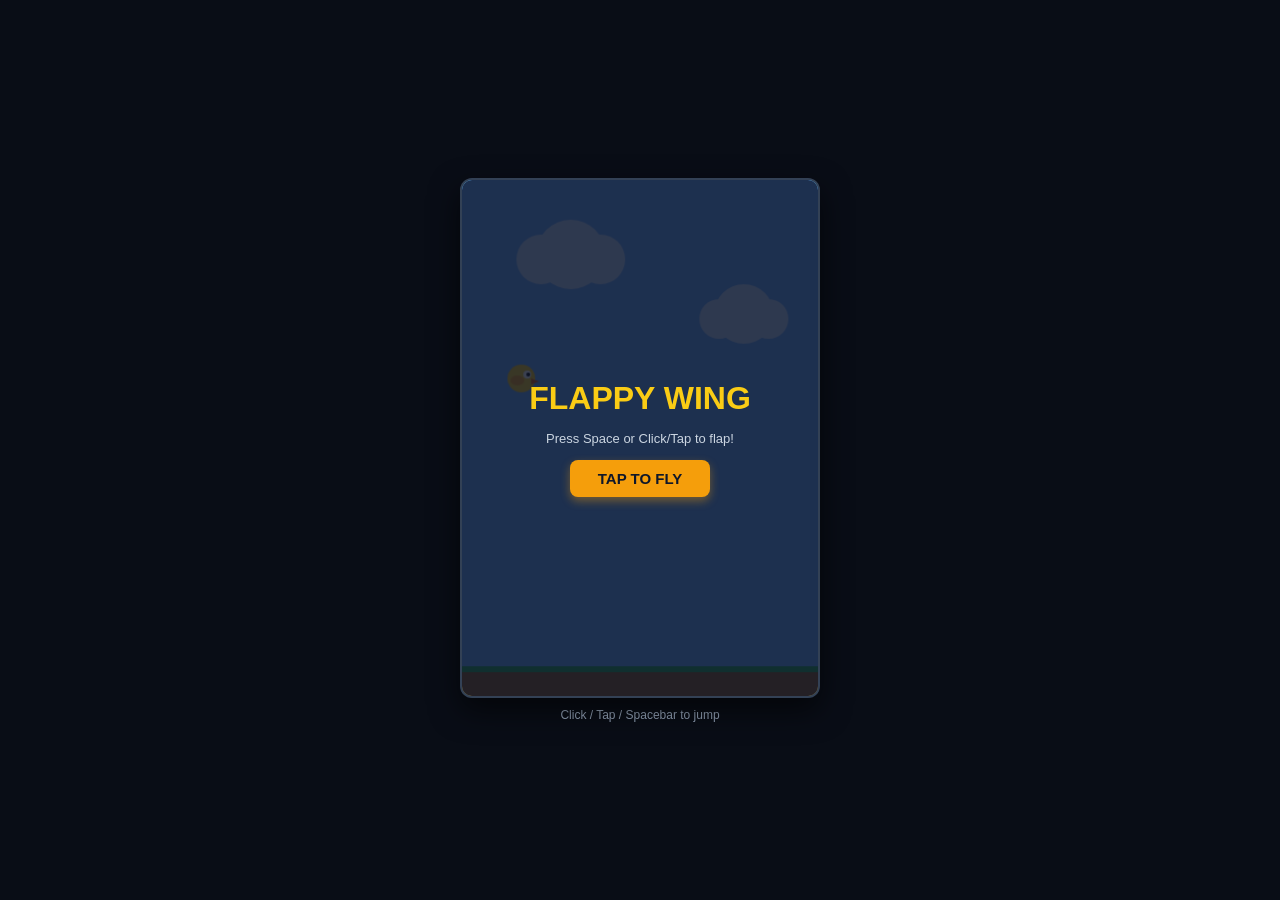
<file: public/games/flappy-bird/index.html>
<!DOCTYPE html>
<html lang="en">
<head>
  <meta charset="UTF-8">
  <meta name="viewport" content="width=device-width, initial-scale=1.0, user-scalable=no">
  <title>Flappy Wing</title>
  <style>
    * { box-sizing: border-box; margin: 0; padding: 0; user-select: none; }
    body {
      background: #090d16;
      color: #f8fafc;
      font-family: -apple-system, BlinkMacSystemFont, "Segoe UI", Roboto, sans-serif;
      display: flex;
      flex-direction: column;
      align-items: center;
      justify-content: center;
      min-height: 100vh;
      padding: 10px;
    }
    .game-box {
      position: relative;
      width: 360px;
      height: 520px;
      border: 2px solid #334155;
      border-radius: 12px;
      overflow: hidden;
      box-shadow: 0 12px 30px rgba(0,0,0,0.6);
    }
    canvas {
      display: block;
      width: 100%;
      height: 100%;
      background: #70c5ce;
    }
    .overlay {
      position: absolute;
      top: 0; left: 0; width: 100%; height: 100%;
      background: rgba(15, 23, 42, 0.82);
      display: flex;
      flex-direction: column;
      align-items: center;
      justify-content: center;
      gap: 14px;
      text-align: center;
    }
    .overlay.hidden { display: none; }
    .btn {
      background: #f59e0b;
      color: #0f172a;
      border: none;
      padding: 10px 28px;
      border-radius: 8px;
      font-weight: 800;
      font-size: 15px;
      cursor: pointer;
      box-shadow: 0 4px 10px rgba(245, 158, 11, 0.4);
      transition: transform 0.1s;
    }
    .btn:hover { transform: scale(1.04); }
    .hint {
      margin-top: 10px;
      font-size: 12px;
      color: #94a3b8;
    }
  </style>
</head>
<body>
  <div class="game-box">
    <canvas id="canvas" width="360" height="520"></canvas>
    
    <div class="overlay" id="start-screen">
      <h1 style="font-size: 32px; color: #facc15; font-weight: 800;">FLAPPY WING</h1>
      <p style="color: #cbd5e1; font-size: 13px;">Press Space or Click/Tap to flap!</p>
      <button class="btn" id="start-btn">TAP TO FLY</button>
    </div>

    <div class="overlay hidden" id="game-over-screen">
      <h2 style="font-size: 28px; color: #ef4444; font-weight: 800;">GAME OVER</h2>
      <div style="background: #1e293b; padding: 14px 24px; border-radius: 8px; border: 1px solid #334155;">
        <p style="font-size: 14px; color: #94a3b8;">Score: <b id="final-score" style="color: white; font-size: 18px;">0</b></p>
        <p style="font-size: 14px; color: #94a3b8; margin-top: 4px;">Best: <b id="final-best" style="color: #facc15; font-size: 18px;">0</b></p>
      </div>
      <button class="btn" id="restart-btn">PLAY AGAIN</button>
    </div>
  </div>
  <div class="hint">Click / Tap / Spacebar to jump</div>

  <script>
    const canvas = document.getElementById('canvas');
    const ctx = canvas.getContext('2d');

    const audioCtx = new (window.AudioContext || window.webkitAudioContext)();
    function beep(f, dur=0.08, type='sine') {
      if (!audioCtx) return;
      try {
        const o = audioCtx.createOscillator();
        const g = audioCtx.createGain();
        o.type = type;
        o.frequency.value = f;
        g.gain.setValueAtTime(0.08, audioCtx.currentTime);
        g.gain.exponentialRampToValueAtTime(0.001, audioCtx.currentTime + dur);
        o.connect(g);
        g.connect(audioCtx.destination);
        o.start();
        o.stop(audioCtx.currentTime + dur);
      } catch (e) {}
    }

    let bird = { x: 60, y: 200, vy: 0, gravity: 0.28, jump: -6.2, radius: 14 };
    let pipes = [];
    let frame = 0;
    let score = 0;
    let best = parseInt(localStorage.getItem('flappy_best') || '0', 10);
    let gameState = 'START'; // START, PLAYING, OVER
    let pipeSpeed = 2.2;
    let pipeGap = 120;

    function reset() {
      bird.y = 200;
      bird.vy = 0;
      pipes = [];
      frame = 0;
      score = 0;
      gameState = 'PLAYING';
      document.getElementById('start-screen').classList.add('hidden');
      document.getElementById('game-over-screen').classList.add('hidden');
      beep(500, 0.1);
    }

    function flap() {
      if (gameState === 'START') {
        reset();
      } else if (gameState === 'PLAYING') {
        bird.vy = bird.jump;
        beep(400, 0.08, 'sine');
      } else if (gameState === 'OVER') {
        reset();
      }
    }

    function spawnPipe() {
      const topHeight = Math.floor(Math.random() * (canvas.height - 240)) + 40;
      pipes.push({
        x: canvas.width,
        top: topHeight,
        bottom: canvas.height - topHeight - pipeGap,
        passed: false
      });
    }

    function gameOver() {
      gameState = 'OVER';
      beep(160, 0.3, 'sawtooth');
      if (score > best) {
        best = score;
        localStorage.setItem('flappy_best', best);
      }
      document.getElementById('final-score').innerText = score;
      document.getElementById('final-best').innerText = best;
      document.getElementById('game-over-screen').classList.remove('hidden');
    }

    function loop() {
      frame++;
      // Background sky
      ctx.fillStyle = '#60a5fa';
      ctx.fillRect(0, 0, canvas.width, canvas.height);

      // Clouds
      ctx.fillStyle = 'rgba(255, 255, 255, 0.6)';
      ctx.beginPath();
      ctx.arc(80, 80, 25, 0, Math.PI*2);
      ctx.arc(110, 75, 35, 0, Math.PI*2);
      ctx.arc(140, 80, 25, 0, Math.PI*2);
      ctx.fill();

      ctx.beginPath();
      ctx.arc(260, 140, 20, 0, Math.PI*2);
      ctx.arc(285, 135, 30, 0, Math.PI*2);
      ctx.arc(310, 140, 20, 0, Math.PI*2);
      ctx.fill();

      if (gameState === 'PLAYING') {
        bird.vy += bird.gravity;
        bird.y += bird.vy;

        // Ground / Ceiling collision
        if (bird.y + bird.radius >= canvas.height - 30 || bird.y - bird.radius <= 0) {
          gameOver();
        }

        // Spawn pipes
        if (frame % 95 === 0) spawnPipe();

        // Update pipes
        for (let i = 0; i < pipes.length; i++) {
          let p = pipes[i];
          p.x -= pipeSpeed;

          // Check score
          if (!p.passed && p.x + 50 < bird.x) {
            p.passed = true;
            score++;
            beep(650, 0.1, 'sine');
          }

          // Check collision
          if (
            bird.x + bird.radius > p.x &&
            bird.x - bird.radius < p.x + 50 &&
            (bird.y - bird.radius < p.top || bird.y + bird.radius > canvas.height - 30 - p.bottom)
          ) {
            gameOver();
          }
        }

        pipes = pipes.filter(p => p.x > -60);
      }

      // Draw pipes
      for (let p of pipes) {
        // Top pipe
        ctx.fillStyle = '#22c55e';
        ctx.fillRect(p.x, 0, 50, p.top);
        ctx.fillStyle = '#15803d';
        ctx.fillRect(p.x - 3, p.top - 18, 56, 18);

        // Bottom pipe
        const bottomY = canvas.height - 30 - p.bottom;
        ctx.fillStyle = '#22c55e';
        ctx.fillRect(p.x, bottomY, 50, p.bottom);
        ctx.fillStyle = '#15803d';
        ctx.fillRect(p.x - 3, bottomY, 56, 18);
      }

      // Ground
      ctx.fillStyle = '#854d0e';
      ctx.fillRect(0, canvas.height - 30, canvas.width, 30);
      ctx.fillStyle = '#16a34a';
      ctx.fillRect(0, canvas.height - 30, canvas.width, 6);

      // Draw bird
      ctx.save();
      ctx.translate(bird.x, bird.y);
      const angle = Math.min(Math.PI / 4, Math.max(-Math.PI / 4, bird.vy * 0.1));
      ctx.rotate(angle);

      // Body
      ctx.fillStyle = '#facc15';
      ctx.beginPath();
      ctx.arc(0, 0, bird.radius, 0, Math.PI * 2);
      ctx.fill();

      // Wing
      ctx.fillStyle = '#f59e0b';
      ctx.beginPath();
      ctx.ellipse(-4, 2, 7, 5, 0, 0, Math.PI*2);
      ctx.fill();

      // Eye
      ctx.fillStyle = 'white';
      ctx.beginPath();
      ctx.arc(6, -4, 4, 0, Math.PI * 2);
      ctx.fill();
      ctx.fillStyle = 'black';
      ctx.beginPath();
      ctx.arc(7, -4, 2, 0, Math.PI * 2);
      ctx.fill();

      // Beak
      ctx.fillStyle = '#ea580c';
      ctx.beginPath();
      ctx.moveTo(10, 0);
      ctx.lineTo(18, 3);
      ctx.lineTo(10, 6);
      ctx.closePath();
      ctx.fill();

      ctx.restore();

      // HUD Score
      if (gameState === 'PLAYING') {
        ctx.fillStyle = '#ffffff';
        ctx.font = 'bold 36px sans-serif';
        ctx.textAlign = 'center';
        ctx.shadowColor = 'rgba(0,0,0,0.6)';
        ctx.shadowBlur = 6;
        ctx.fillText(score, canvas.width / 2, 60);
        ctx.shadowBlur = 0;
      }

      requestAnimationFrame(loop);
    }

    window.addEventListener('keydown', e => {
      if (e.code === 'Space') {
        e.preventDefault();
        flap();
      }
    });

    canvas.addEventListener('pointerdown', e => {
      e.preventDefault();
      flap();
    });

    document.getElementById('start-btn').addEventListener('click', flap);
    document.getElementById('restart-btn').addEventListener('click', flap);

    loop();
  </script>
</body>
</html>
</file>
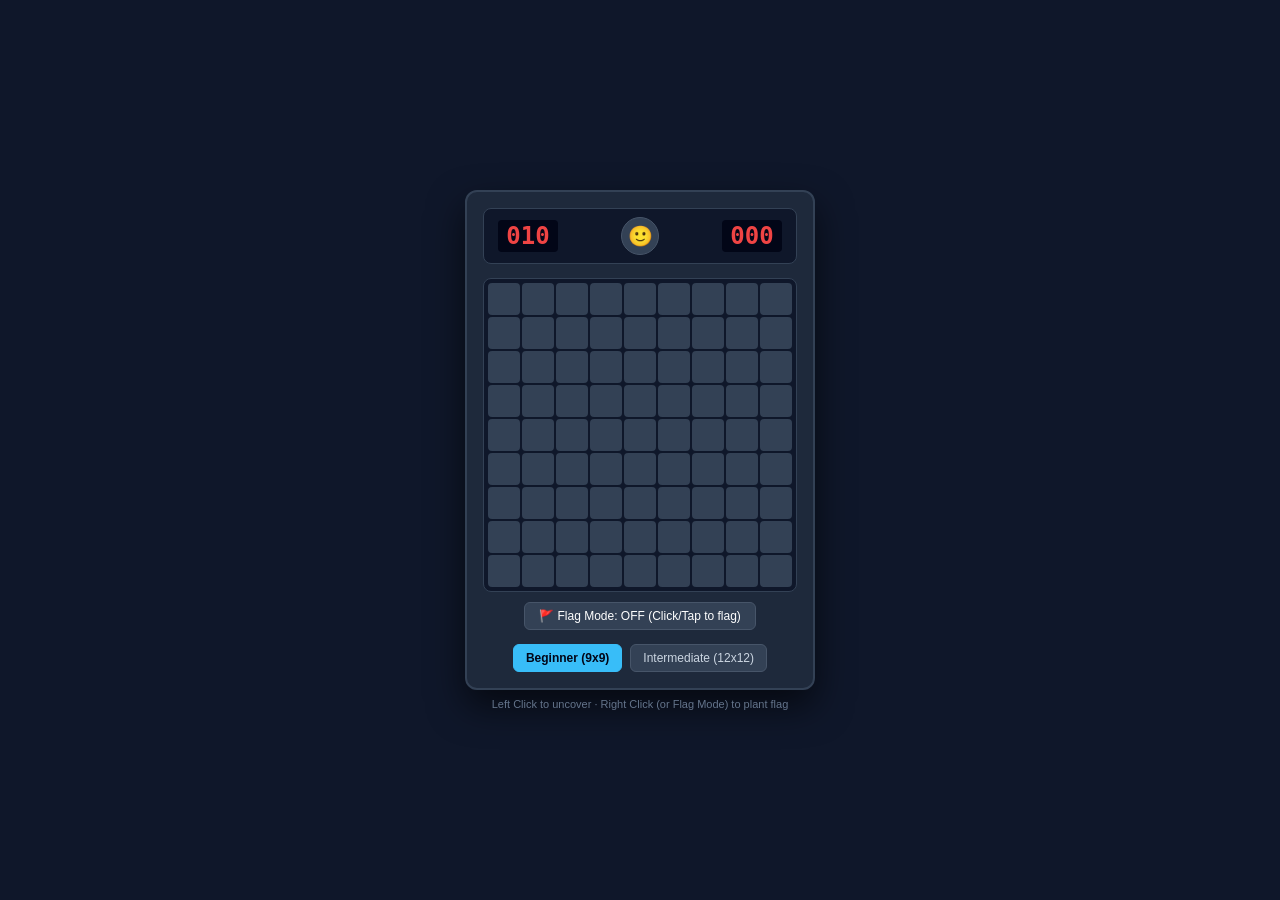
<file: public/games/minesweeper/index.html>
<!DOCTYPE html>
<html lang="en">
<head>
  <meta charset="UTF-8">
  <meta name="viewport" content="width=device-width, initial-scale=1.0, user-scalable=no">
  <title>Minesweeper Classic</title>
  <style>
    * { box-sizing: border-box; margin: 0; padding: 0; user-select: none; }
    body {
      background: #0f172a;
      color: #f8fafc;
      font-family: -apple-system, BlinkMacSystemFont, "Segoe UI", Roboto, sans-serif;
      display: flex;
      flex-direction: column;
      align-items: center;
      justify-content: center;
      min-height: 100vh;
      padding: 12px;
    }
    .window {
      background: #1e293b;
      border: 2px solid #334155;
      border-radius: 12px;
      padding: 16px;
      box-shadow: 0 16px 36px rgba(0,0,0,0.6);
      display: flex;
      flex-direction: column;
      align-items: center;
    }
    .hud {
      width: 100%;
      display: flex;
      justify-content: space-between;
      align-items: center;
      background: #0f172a;
      padding: 8px 14px;
      border-radius: 8px;
      border: 1px solid #334155;
      margin-bottom: 14px;
    }
    .counter {
      font-family: monospace;
      font-size: 24px;
      font-weight: 800;
      color: #ef4444;
      background: #020617;
      padding: 2px 8px;
      border-radius: 4px;
      min-width: 60px;
      text-align: center;
    }
    .face-btn {
      background: #334155;
      border: 1px solid #475569;
      border-radius: 50%;
      width: 38px;
      height: 38px;
      font-size: 20px;
      display: flex;
      align-items: center;
      justify-content: center;
      cursor: pointer;
    }
    .face-btn:active { transform: scale(0.95); }
    .grid {
      display: grid;
      gap: 2px;
      background: #0f172a;
      padding: 4px;
      border-radius: 8px;
      border: 1px solid #334155;
    }
    .cell {
      width: 32px;
      height: 32px;
      background: #334155;
      border-radius: 4px;
      display: flex;
      align-items: center;
      justify-content: center;
      font-weight: 800;
      font-size: 15px;
      cursor: pointer;
      transition: background 0.1s;
    }
    .cell:hover { background: #475569; }
    .cell.revealed { background: #1e293b; cursor: default; }
    .cell.mine { background: #ef4444; color: white; }
    .cell.flagged { color: #f59e0b; }
    .c-1 { color: #38bdf8; }
    .c-2 { color: #4ade80; }
    .c-3 { color: #f87171; }
    .c-4 { color: #c084fc; }
    .c-5 { color: #fb923c; }
    .c-6 { color: #2dd4bf; }
    .modes {
      display: flex;
      gap: 8px;
      margin-top: 14px;
    }
    .btn {
      background: #334155;
      color: #cbd5e1;
      border: 1px solid #475569;
      padding: 6px 12px;
      border-radius: 6px;
      font-size: 12px;
      cursor: pointer;
    }
    .btn.active { background: #38bdf8; color: #020617; font-weight: bold; border-color: #38bdf8; }
    .flag-toggle {
      margin-top: 10px;
      background: #334155;
      border: 1px solid #475569;
      color: white;
      padding: 6px 14px;
      border-radius: 6px;
      font-size: 12px;
      cursor: pointer;
      display: flex;
      align-items: center;
      gap: 6px;
    }
    .flag-toggle.active { background: #f59e0b; color: #020617; font-weight: bold; }
    .hint { margin-top: 8px; font-size: 11px; color: #64748b; }
  </style>
</head>
<body>
  <div class="window">
    <div class="hud">
      <div class="counter" id="mines-left">010</div>
      <button class="face-btn" id="face" onclick="initGame()">🙂</button>
      <div class="counter" id="timer">000</div>
    </div>

    <div class="grid" id="grid"></div>

    <button class="flag-toggle" id="flag-mode-btn" onclick="toggleFlagMode()">🚩 Flag Mode: OFF (Click/Tap to flag)</button>

    <div class="modes">
      <button class="btn active" id="mode-easy" onclick="setDiff(9, 9, 10, 'mode-easy')">Beginner (9x9)</button>
      <button class="btn" id="mode-med" onclick="setDiff(12, 12, 20, 'mode-med')">Intermediate (12x12)</button>
    </div>
  </div>

  <div class="hint">Left Click to uncover · Right Click (or Flag Mode) to plant flag</div>

  <script>
    let rows = 9, cols = 9, minesCount = 10;
    let board = [];
    let timer = 0;
    let timerInterval = null;
    let isGameOver = false;
    let flagMode = false;
    let firstClick = true;

    const audioCtx = new (window.AudioContext || window.webkitAudioContext)();
    function sfx(f, type='sine', dur=0.06) {
      if (!audioCtx) return;
      try {
        const o = audioCtx.createOscillator();
        const g = audioCtx.createGain();
        o.type = type;
        o.frequency.value = f;
        g.gain.setValueAtTime(0.06, audioCtx.currentTime);
        g.gain.exponentialRampToValueAtTime(0.001, audioCtx.currentTime + dur);
        o.connect(g);
        g.connect(audioCtx.destination);
        o.start();
        o.stop(audioCtx.currentTime + dur);
      } catch (e) {}
    }

    function toggleFlagMode() {
      flagMode = !flagMode;
      const btn = document.getElementById('flag-mode-btn');
      btn.innerText = flagMode ? '🚩 Flag Mode: ON (Click will place flag)' : '🚩 Flag Mode: OFF (Click to uncover)';
      btn.className = flagMode ? 'flag-toggle active' : 'flag-toggle';
    }

    function setDiff(r, c, m, btnId) {
      rows = r; cols = c; minesCount = m;
      document.querySelectorAll('.modes .btn').forEach(b => b.classList.remove('active'));
      document.getElementById(btnId).classList.add('active');
      initGame();
    }

    function initGame() {
      clearInterval(timerInterval);
      timer = 0;
      timerInterval = null;
      isGameOver = false;
      firstClick = true;
      document.getElementById('timer').innerText = '000';
      document.getElementById('mines-left').innerText = String(minesCount).padStart(3, '0');
      document.getElementById('face').innerText = '🙂';

      board = [];
      for (let r = 0; r < rows; r++) {
        board[r] = [];
        for (let c = 0; c < cols; c++) {
          board[r][c] = { r, c, mine: false, revealed: false, flagged: false, count: 0 };
        }
      }

      render();
    }

    function placeMines(startR, startC) {
      let placed = 0;
      while (placed < minesCount) {
        let r = Math.floor(Math.random() * rows);
        let c = Math.floor(Math.random() * cols);
        if (!board[r][c].mine && !(Math.abs(r - startR) <= 1 && Math.abs(c - startC) <= 1)) {
          board[r][c].mine = true;
          placed++;
        }
      }

      // Count neighbors
      for (let r = 0; r < rows; r++) {
        for (let c = 0; c < cols; c++) {
          if (board[r][c].mine) continue;
          let cnt = 0;
          for (let dr = -1; dr <= 1; dr++) {
            for (let dc = -1; dc <= 1; dc++) {
              let nr = r + dr, nc = c + dc;
              if (nr >= 0 && nr < rows && nc >= 0 && nc < cols && board[nr][nc].mine) cnt++;
            }
          }
          board[r][c].count = cnt;
        }
      }
    }

    function startTimer() {
      if (timerInterval) return;
      timerInterval = setInterval(() => {
        timer++;
        document.getElementById('timer').innerText = String(Math.min(999, timer)).padStart(3, '0');
      }, 1000);
    }

    function reveal(r, c) {
      if (isGameOver || board[r][c].revealed || board[r][c].flagged) return;

      if (firstClick) {
        firstClick = false;
        placeMines(r, c);
        startTimer();
      }

      const cell = board[r][c];
      cell.revealed = true;

      if (cell.mine) {
        // Game Over
        isGameOver = true;
        clearInterval(timerInterval);
        document.getElementById('face').innerText = '😵';
        sfx(140, 'sawtooth', 0.3);
        // Reveal all mines
        for (let i = 0; i < rows; i++) {
          for (let j = 0; j < cols; j++) {
            if (board[i][j].mine) board[i][j].revealed = true;
          }
        }
        render();
        return;
      }

      sfx(400, 'sine', 0.04);

      if (cell.count === 0) {
        // Flood fill
        for (let dr = -1; dr <= 1; dr++) {
          for (let dc = -1; dc <= 1; dc++) {
            let nr = r + dr, nc = c + dc;
            if (nr >= 0 && nr < rows && nc >= 0 && nc < cols) {
              reveal(nr, nc);
            }
          }
        }
      }

      checkWin();
      render();
    }

    function toggleFlag(r, c) {
      if (isGameOver || board[r][c].revealed) return;
      const cell = board[r][c];
      cell.flagged = !cell.flagged;
      sfx(600, 'triangle', 0.05);

      let flagsPlaced = 0;
      for (let i = 0; i < rows; i++) {
        for (let j = 0; j < cols; j++) {
          if (board[i][j].flagged) flagsPlaced++;
        }
      }
      document.getElementById('mines-left').innerText = String(Math.max(0, minesCount - flagsPlaced)).padStart(3, '0');
      render();
    }

    function checkWin() {
      let unrevealedSafe = 0;
      for (let r = 0; r < rows; r++) {
        for (let c = 0; c < cols; c++) {
          if (!board[r][c].mine && !board[r][c].revealed) unrevealedSafe++;
        }
      }
      if (unrevealedSafe === 0) {
        isGameOver = true;
        clearInterval(timerInterval);
        document.getElementById('face').innerText = '😎';
        sfx(880, 'sine', 0.3);
      }
    }

    function render() {
      const grid = document.getElementById('grid');
      grid.style.gridTemplateColumns = `repeat(${cols}, 32px)`;
      grid.innerHTML = '';

      for (let r = 0; r < rows; r++) {
        for (let c = 0; c < cols; c++) {
          const cellData = board[r][c];
          const div = document.createElement('div');
          div.className = 'cell';

          if (cellData.revealed) {
            div.classList.add('revealed');
            if (cellData.mine) {
              div.classList.add('mine');
              div.innerText = '💣';
            } else if (cellData.count > 0) {
              div.classList.add(`c-${cellData.count}`);
              div.innerText = cellData.count;
            }
          } else if (cellData.flagged) {
            div.classList.add('flagged');
            div.innerText = '🚩';
          }

          div.addEventListener('click', e => {
            if (flagMode) toggleFlag(r, c);
            else reveal(r, c);
          });

          div.addEventListener('contextmenu', e => {
            e.preventDefault();
            toggleFlag(r, c);
          });

          grid.appendChild(div);
        }
      }
    }

    initGame();
  </script>
</body>
</html>
</file>
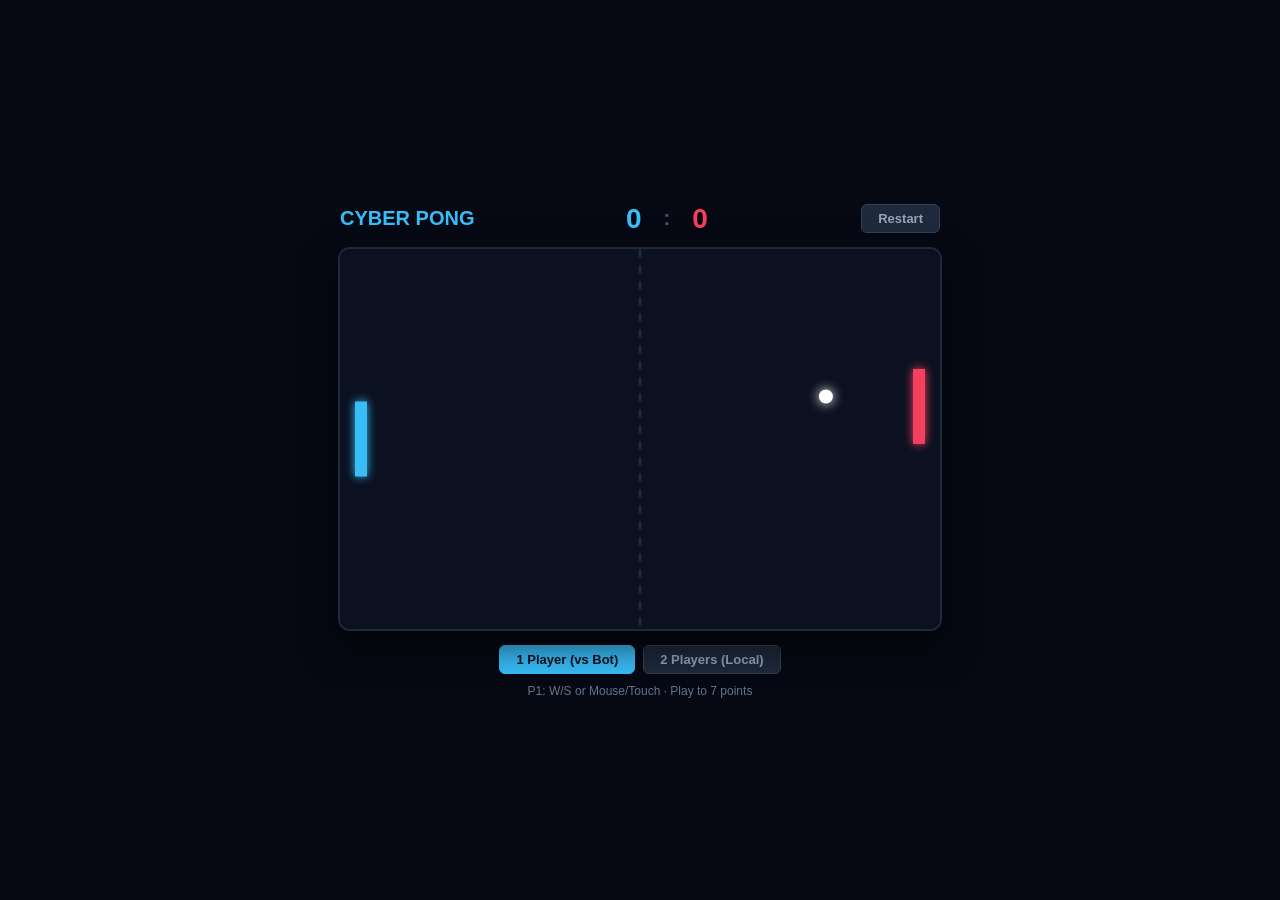
<file: public/games/pong/index.html>
<!DOCTYPE html>
<html lang="en">
<head>
  <meta charset="UTF-8">
  <meta name="viewport" content="width=device-width, initial-scale=1.0, user-scalable=no">
  <title>Cyber Pong</title>
  <style>
    * { box-sizing: border-box; margin: 0; padding: 0; user-select: none; }
    body {
      background: #060913;
      color: #f8fafc;
      font-family: -apple-system, BlinkMacSystemFont, "Segoe UI", Roboto, sans-serif;
      display: flex;
      flex-direction: column;
      align-items: center;
      justify-content: center;
      min-height: 100vh;
      padding: 12px;
    }
    .hud {
      width: 100%;
      max-width: 600px;
      display: flex;
      justify-content: space-between;
      align-items: center;
      margin-bottom: 12px;
    }
    .scoreboard {
      display: flex;
      align-items: center;
      gap: 20px;
      font-size: 28px;
      font-weight: 800;
      letter-spacing: 2px;
    }
    .score-p1 { color: #38bdf8; }
    .score-p2 { color: #f43f5e; }
    .canvas-wrap {
      position: relative;
      border: 2px solid #1e293b;
      border-radius: 12px;
      overflow: hidden;
      box-shadow: 0 16px 36px rgba(0,0,0,0.6);
    }
    canvas { display: block; background: #0b1120; }
    .mode-tabs {
      display: flex;
      gap: 8px;
      margin-top: 14px;
    }
    .btn {
      background: #1e293b;
      border: 1px solid #334155;
      color: #94a3b8;
      padding: 6px 16px;
      border-radius: 6px;
      font-size: 13px;
      font-weight: 600;
      cursor: pointer;
    }
    .btn.active {
      background: #38bdf8;
      color: #0b1120;
      border-color: #38bdf8;
    }
    .hint {
      margin-top: 10px;
      font-size: 12px;
      color: #64748b;
    }
  </style>
</head>
<body>
  <div class="hud">
    <div style="font-weight: 800; font-size: 20px; color: #38bdf8;">CYBER PONG</div>
    <div class="scoreboard">
      <span class="score-p1" id="p1-score">0</span>
      <span style="color: #475569; font-size: 20px;">:</span>
      <span class="score-p2" id="p2-score">0</span>
    </div>
    <button class="btn" onclick="resetMatch()">Restart</button>
  </div>

  <div class="canvas-wrap">
    <canvas id="pong" width="600" height="380"></canvas>
  </div>

  <div class="mode-tabs">
    <button class="btn active" id="btn-1p" onclick="setMode('1p')">1 Player (vs Bot)</button>
    <button class="btn" id="btn-2p" onclick="setMode('2p')">2 Players (Local)</button>
  </div>

  <div class="hint" id="controls-hint">P1: W/S or Mouse/Touch · Play to 7 points</div>

  <script>
    const canvas = document.getElementById('pong');
    const ctx = canvas.getContext('2d');

    const audioCtx = new (window.AudioContext || window.webkitAudioContext)();
    function sfx(f, type='square', dur=0.06) {
      if (!audioCtx) return;
      try {
        const o = audioCtx.createOscillator();
        const g = audioCtx.createGain();
        o.type = type;
        o.frequency.value = f;
        g.gain.setValueAtTime(0.08, audioCtx.currentTime);
        g.gain.exponentialRampToValueAtTime(0.001, audioCtx.currentTime + dur);
        o.connect(g);
        g.connect(audioCtx.destination);
        o.start();
        o.stop(audioCtx.currentTime + dur);
      } catch (e) {}
    }

    let mode = '1p'; // '1p' or '2p'
    const paddleH = 75;
    const paddleW = 12;

    const p1 = { x: 15, y: canvas.height/2 - paddleH/2, score: 0, vy: 0 };
    const p2 = { x: canvas.width - 15 - paddleW, y: canvas.height/2 - paddleH/2, score: 0, vy: 0 };
    const ball = { x: canvas.width/2, y: canvas.height/2, r: 7, vx: 5, vy: 3, speed: 5.5 };

    const keys = {};
    window.addEventListener('keydown', e => keys[e.code] = true);
    window.addEventListener('keyup', e => keys[e.code] = false);

    // Mouse/Touch control for P1
    canvas.addEventListener('mousemove', e => {
      const rect = canvas.getBoundingClientRect();
      const my = e.clientY - rect.top;
      p1.y = Math.max(0, Math.min(canvas.height - paddleH, my - paddleH/2));
    });

    canvas.addEventListener('touchmove', e => {
      e.preventDefault();
      const rect = canvas.getBoundingClientRect();
      const my = e.touches[0].clientY - rect.top;
      p1.y = Math.max(0, Math.min(canvas.height - paddleH, my - paddleH/2));
    }, { passive: false });

    function setMode(m) {
      mode = m;
      document.getElementById('btn-1p').className = m === '1p' ? 'btn active' : 'btn';
      document.getElementById('btn-2p').className = m === '2p' ? 'btn active' : 'btn';
      document.getElementById('controls-hint').innerText = m === '1p' 
        ? 'P1: W/S or Mouse/Touch · Bot plays right' 
        : 'P1: W/S · P2: Up/Down Arrow Keys';
      resetMatch();
    }

    function resetBall(direction = 1) {
      ball.x = canvas.width / 2;
      ball.y = canvas.height / 2;
      ball.speed = 5.5;
      const angle = (Math.random() * Math.PI/3) - Math.PI/6;
      ball.vx = direction * ball.speed * Math.cos(angle);
      ball.vy = ball.speed * Math.sin(angle);
    }

    function resetMatch() {
      p1.score = 0;
      p2.score = 0;
      document.getElementById('p1-score').innerText = '0';
      document.getElementById('p2-score').innerText = '0';
      resetBall(Math.random() < 0.5 ? 1 : -1);
    }

    function update() {
      // P1 Keyboard
      if (keys['KeyW']) p1.y = Math.max(0, p1.y - 7);
      if (keys['KeyS']) p1.y = Math.min(canvas.height - paddleH, p1.y + 7);

      // P2 Control
      if (mode === '1p') {
        // AI Tracking with slight hesitation
        const targetY = ball.y - paddleH / 2;
        const diff = targetY - p2.y;
        p2.y += diff * 0.085;
        p2.y = Math.max(0, Math.min(canvas.height - paddleH, p2.y));
      } else {
        if (keys['ArrowUp']) p2.y = Math.max(0, p2.y - 7);
        if (keys['ArrowDown']) p2.y = Math.min(canvas.height - paddleH, p2.y + 7);
      }

      // Ball movement
      ball.x += ball.vx;
      ball.y += ball.vy;

      // Top/Bottom walls
      if (ball.y - ball.r <= 0) {
        ball.y = ball.r;
        ball.vy = -ball.vy;
        sfx(280, 'triangle', 0.04);
      } else if (ball.y + ball.r >= canvas.height) {
        ball.y = canvas.height - ball.r;
        ball.vy = -ball.vy;
        sfx(280, 'triangle', 0.04);
      }

      // P1 Paddle Collision
      if (
        ball.x - ball.r <= p1.x + paddleW &&
        ball.x + ball.r >= p1.x &&
        ball.y >= p1.y &&
        ball.y <= p1.y + paddleH
      ) {
        ball.x = p1.x + paddleW + ball.r;
        ball.speed = Math.min(12, ball.speed + 0.3);
        const relativeIntersectY = (p1.y + (paddleH / 2)) - ball.y;
        const normalized = relativeIntersectY / (paddleH / 2);
        const bounceAngle = normalized * (Math.PI / 3.5);
        ball.vx = ball.speed * Math.cos(bounceAngle);
        ball.vy = -ball.speed * Math.sin(bounceAngle);
        sfx(440, 'square', 0.06);
      }

      // P2 Paddle Collision
      if (
        ball.x + ball.r >= p2.x &&
        ball.x - ball.r <= p2.x + paddleW &&
        ball.y >= p2.y &&
        ball.y <= p2.y + paddleH
      ) {
        ball.x = p2.x - ball.r;
        ball.speed = Math.min(12, ball.speed + 0.3);
        const relativeIntersectY = (p2.y + (paddleH / 2)) - ball.y;
        const normalized = relativeIntersectY / (paddleH / 2);
        const bounceAngle = normalized * (Math.PI / 3.5);
        ball.vx = -ball.speed * Math.cos(bounceAngle);
        ball.vy = -ball.speed * Math.sin(bounceAngle);
        sfx(520, 'square', 0.06);
      }

      // Scoring
      if (ball.x < 0) {
        p2.score++;
        document.getElementById('p2-score').innerText = p2.score;
        sfx(180, 'sawtooth', 0.2);
        resetBall(1);
      } else if (ball.x > canvas.width) {
        p1.score++;
        document.getElementById('p1-score').innerText = p1.score;
        sfx(600, 'sine', 0.2);
        resetBall(-1);
      }
    }

    function render() {
      // Clear
      ctx.fillStyle = '#0b1120';
      ctx.fillRect(0, 0, canvas.width, canvas.height);

      // Center dashed line
      ctx.strokeStyle = '#1e293b';
      ctx.setLineDash([8, 8]);
      ctx.lineWidth = 3;
      ctx.beginPath();
      ctx.moveTo(canvas.width / 2, 0);
      ctx.lineTo(canvas.width / 2, canvas.height);
      ctx.stroke();
      ctx.setLineDash([]);

      // P1 Paddle
      ctx.fillStyle = '#38bdf8';
      ctx.shadowColor = '#38bdf8';
      ctx.shadowBlur = 10;
      ctx.fillRect(p1.x, p1.y, paddleW, paddleH);

      // P2 Paddle
      ctx.fillStyle = '#f43f5e';
      ctx.shadowColor = '#f43f5e';
      ctx.shadowBlur = 10;
      ctx.fillRect(p2.x, p2.y, paddleW, paddleH);
      ctx.shadowBlur = 0;

      // Ball
      ctx.fillStyle = '#ffffff';
      ctx.shadowColor = '#ffffff';
      ctx.shadowBlur = 12;
      ctx.beginPath();
      ctx.arc(ball.x, ball.y, ball.r, 0, Math.PI * 2);
      ctx.fill();
      ctx.shadowBlur = 0;
    }

    function gameLoop() {
      update();
      render();
      requestAnimationFrame(gameLoop);
    }

    resetBall(1);
    gameLoop();
  </script>
</body>
</html>
</file>
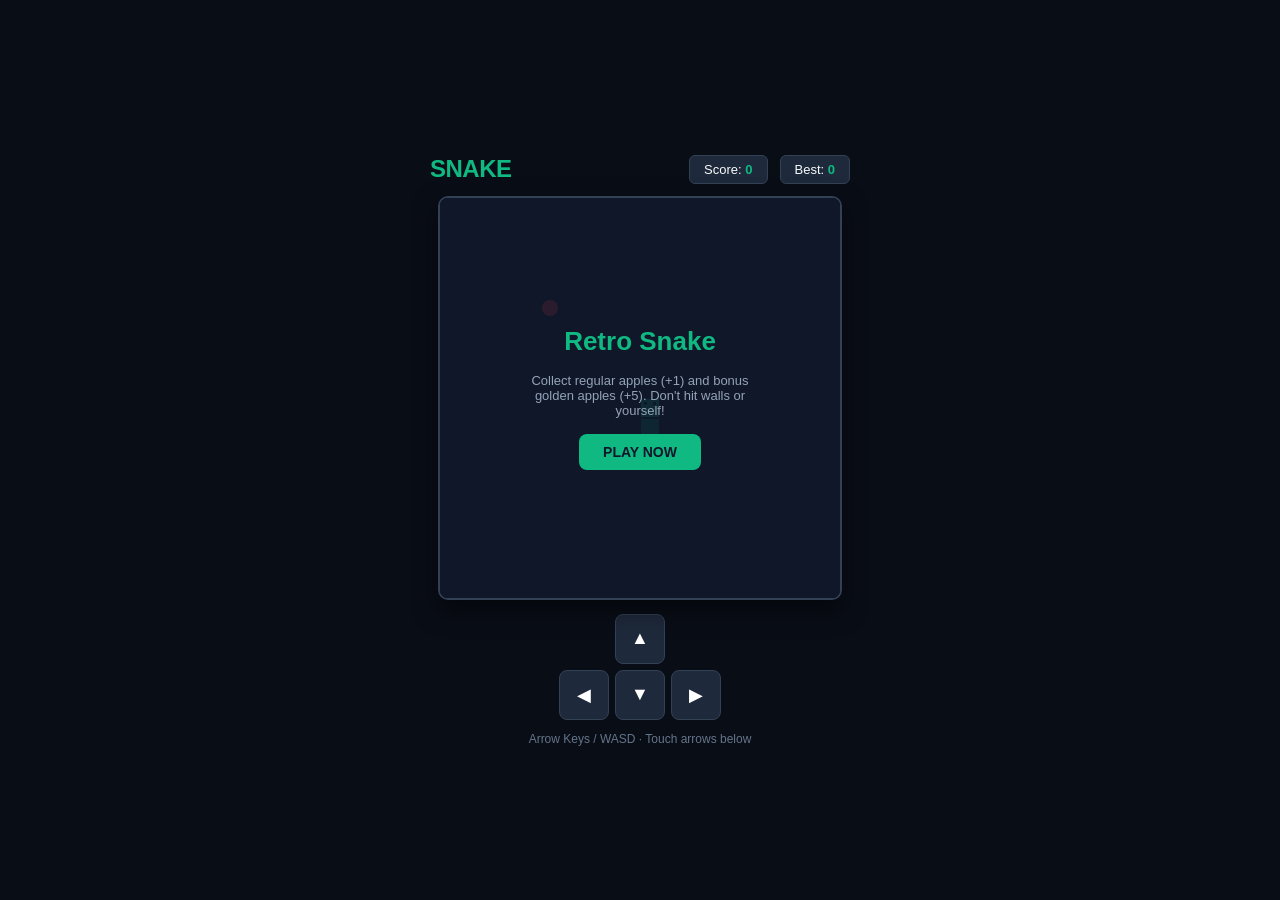
<file: public/games/snake/index.html>
<!DOCTYPE html>
<html lang="en">
<head>
  <meta charset="UTF-8">
  <meta name="viewport" content="width=device-width, initial-scale=1.0, user-scalable=no">
  <title>Arcade Snake</title>
  <style>
    * { box-sizing: border-box; margin: 0; padding: 0; user-select: none; }
    body {
      background: #090d16;
      color: #f8fafc;
      font-family: -apple-system, BlinkMacSystemFont, "Segoe UI", Roboto, sans-serif;
      display: flex;
      flex-direction: column;
      align-items: center;
      justify-content: center;
      min-height: 100vh;
      padding: 12px;
    }
    .hud {
      width: 100%;
      max-width: 420px;
      display: flex;
      justify-content: space-between;
      align-items: center;
      margin-bottom: 12px;
    }
    .brand { font-size: 24px; font-weight: 800; color: #10b981; letter-spacing: -0.5px; }
    .score-group { display: flex; gap: 12px; }
    .stat {
      background: #1e293b;
      padding: 6px 14px;
      border-radius: 6px;
      border: 1px solid #334155;
      font-size: 13px;
    }
    .stat span { font-weight: 700; color: #10b981; }
    .canvas-wrap {
      position: relative;
      border: 2px solid #334155;
      border-radius: 10px;
      overflow: hidden;
      box-shadow: 0 10px 25px rgba(0,0,0,0.5);
    }
    canvas {
      display: block;
      background: #0f172a;
    }
    .overlay {
      position: absolute;
      top: 0; left: 0; width: 100%; height: 100%;
      background: rgba(15, 23, 42, 0.88);
      display: flex;
      flex-direction: column;
      align-items: center;
      justify-content: center;
      gap: 16px;
    }
    .overlay.hidden { display: none; }
    .btn {
      background: #10b981;
      color: #0f172a;
      border: none;
      padding: 10px 24px;
      border-radius: 8px;
      font-weight: 700;
      font-size: 14px;
      cursor: pointer;
      transition: transform 0.1s, background 0.1s;
    }
    .btn:hover { background: #34d399; transform: scale(1.02); }
    .controls-hint {
      margin-top: 12px;
      font-size: 12px;
      color: #64748b;
      text-align: center;
    }
    .touch-pad {
      display: grid;
      grid-template-columns: repeat(3, 50px);
      grid-template-rows: repeat(2, 50px);
      gap: 6px;
      margin-top: 14px;
    }
    .touch-btn {
      background: #1e293b;
      border: 1px solid #334155;
      border-radius: 8px;
      color: white;
      font-size: 18px;
      display: flex;
      align-items: center;
      justify-content: center;
      cursor: pointer;
    }
    .touch-btn:active { background: #334155; }
  </style>
</head>
<body>
  <div class="hud">
    <div class="brand">SNAKE</div>
    <div class="score-group">
      <div class="stat">Score: <span id="score">0</span></div>
      <div class="stat">Best: <span id="best">0</span></div>
    </div>
  </div>

  <div class="canvas-wrap">
    <canvas id="game" width="400" height="400"></canvas>
    <div class="overlay" id="start-overlay">
      <h2 style="font-size: 26px; color: #10b981;">Retro Snake</h2>
      <p style="color: #94a3b8; font-size: 13px; max-width: 250px; text-align: center;">Collect regular apples (+1) and bonus golden apples (+5). Don't hit walls or yourself!</p>
      <button class="btn" id="start-btn">PLAY NOW</button>
    </div>
    <div class="overlay hidden" id="game-over-overlay">
      <h2 style="font-size: 26px; color: #ef4444;">GAME OVER</h2>
      <p id="final-stats" style="color: #cbd5e1; font-size: 14px;"></p>
      <button class="btn" id="restart-btn">PLAY AGAIN</button>
    </div>
  </div>

  <div class="touch-pad">
    <div></div>
    <button class="touch-btn" onclick="setDir(0, -1)">▲</button>
    <div></div>
    <button class="touch-btn" onclick="setDir(-1, 0)">◀</button>
    <button class="touch-btn" onclick="setDir(0, 1)">▼</button>
    <button class="touch-btn" onclick="setDir(1, 0)">▶</button>
  </div>
  <div class="controls-hint">Arrow Keys / WASD · Touch arrows below</div>

  <script>
    const canvas = document.getElementById('game');
    const ctx = canvas.getContext('2d');
    const gridSize = 20;
    const tileCount = canvas.width / gridSize;

    let snake = [{ x: 10, y: 10 }, { x: 10, y: 11 }, { x: 10, y: 12 }];
    let velocity = { x: 0, y: -1 };
    let nextVelocity = { x: 0, y: -1 };
    let food = { x: 5, y: 5 };
    let goldenFood = null;
    let goldenTimer = 0;
    let score = 0;
    let best = parseInt(localStorage.getItem('snake_best') || '0', 10);
    document.getElementById('best').innerText = best;
    let isPlaying = false;
    let gameLoop = null;

    // Web Audio Synthesizer
    const audioCtx = new (window.AudioContext || window.webkitAudioContext)();
    function sfx(freq, type = 'sine', duration = 0.08) {
      if (!audioCtx) return;
      try {
        const osc = audioCtx.createOscillator();
        const gain = audioCtx.createGain();
        osc.type = type;
        osc.frequency.setValueAtTime(freq, audioCtx.currentTime);
        gain.gain.setValueAtTime(0.08, audioCtx.currentTime);
        gain.gain.exponentialRampToValueAtTime(0.001, audioCtx.currentTime + duration);
        osc.connect(gain);
        gain.connect(audioCtx.destination);
        osc.start();
        osc.stop(audioCtx.currentTime + duration);
      } catch (e) {}
    }

    function spawnFood() {
      food = {
        x: Math.floor(Math.random() * tileCount),
        y: Math.floor(Math.random() * tileCount)
      };
      if (Math.random() < 0.25 && !goldenFood) {
        goldenFood = {
          x: Math.floor(Math.random() * tileCount),
          y: Math.floor(Math.random() * tileCount)
        };
        goldenTimer = 60;
      }
    }

    function startGame() {
      snake = [{ x: 10, y: 10 }, { x: 10, y: 11 }, { x: 10, y: 12 }];
      velocity = { x: 0, y: -1 };
      nextVelocity = { x: 0, y: -1 };
      score = 0;
      document.getElementById('score').innerText = score;
      document.getElementById('start-overlay').classList.add('hidden');
      document.getElementById('game-over-overlay').classList.add('hidden');
      spawnFood();
      isPlaying = true;
      if (gameLoop) clearInterval(gameLoop);
      gameLoop = setInterval(update, 100);
      sfx(523, 'triangle', 0.1);
    }

    function gameOver() {
      isPlaying = false;
      clearInterval(gameLoop);
      sfx(150, 'sawtooth', 0.3);
      if (score > best) {
        best = score;
        localStorage.setItem('snake_best', best);
        document.getElementById('best').innerText = best;
      }
      document.getElementById('final-stats').innerText = `Score: ${score} · High Score: ${best}`;
      document.getElementById('game-over-overlay').classList.remove('hidden');
    }

    function setDir(x, y) {
      if (!isPlaying) return;
      if (x !== 0 && velocity.x === 0) nextVelocity = { x, y: 0 };
      if (y !== 0 && velocity.y === 0) nextVelocity = { x: 0, y };
    }

    function update() {
      velocity = nextVelocity;
      const head = { x: snake[0].x + velocity.x, y: snake[0].y + velocity.y };

      // Wall collision
      if (head.x < 0 || head.x >= tileCount || head.y < 0 || head.y >= tileCount) {
        return gameOver();
      }

      // Self collision
      for (let i = 0; i < snake.length; i++) {
        if (snake[i].x === head.x && snake[i].y === head.y) {
          return gameOver();
        }
      }

      snake.unshift(head);

      // Check food
      if (head.x === food.x && head.y === food.y) {
        score += 1;
        document.getElementById('score').innerText = score;
        sfx(650, 'sine', 0.08);
        spawnFood();
      } else if (goldenFood && head.x === goldenFood.x && head.y === goldenFood.y) {
        score += 5;
        document.getElementById('score').innerText = score;
        goldenFood = null;
        sfx(880, 'sine', 0.15);
      } else {
        snake.pop();
      }

      if (goldenFood) {
        goldenTimer--;
        if (goldenTimer <= 0) goldenFood = null;
      }

      render();
    }

    function render() {
      // Clear
      ctx.fillStyle = '#0f172a';
      ctx.fillRect(0, 0, canvas.width, canvas.height);

      // Grid subtle lines
      ctx.strokeStyle = '#1e293b';
      ctx.lineWidth = 0.5;
      for (let i = 0; i < canvas.width; i += gridSize) {
        ctx.beginPath();
        ctx.moveTo(i, 0); ctx.lineTo(i, canvas.height);
        ctx.stroke();
        ctx.beginPath();
        ctx.moveTo(0, i); ctx.lineTo(canvas.width, i);
        ctx.stroke();
      }

      // Normal Food
      ctx.fillStyle = '#ef4444';
      ctx.beginPath();
      ctx.arc(food.x * gridSize + gridSize/2, food.y * gridSize + gridSize/2, gridSize/2 - 2, 0, Math.PI * 2);
      ctx.fill();

      // Golden Food
      if (goldenFood) {
        ctx.fillStyle = '#eab308';
        ctx.shadowColor = '#facc15';
        ctx.shadowBlur = 10;
        ctx.beginPath();
        ctx.arc(goldenFood.x * gridSize + gridSize/2, goldenFood.y * gridSize + gridSize/2, gridSize/2 - 1, 0, Math.PI * 2);
        ctx.fill();
        ctx.shadowBlur = 0;
      }

      // Snake
      for (let i = 0; i < snake.length; i++) {
        const seg = snake[i];
        ctx.fillStyle = i === 0 ? '#10b981' : '#059669';
        ctx.fillRect(seg.x * gridSize + 1, seg.y * gridSize + 1, gridSize - 2, gridSize - 2);
        if (i === 0) {
          // Eyes
          ctx.fillStyle = '#0f172a';
          ctx.fillRect(seg.x * gridSize + 4, seg.y * gridSize + 4, 3, 3);
          ctx.fillRect(seg.x * gridSize + 13, seg.y * gridSize + 4, 3, 3);
        }
      }
    }

    window.addEventListener('keydown', e => {
      if (['ArrowUp', 'KeyW'].includes(e.code)) { e.preventDefault(); setDir(0, -1); }
      if (['ArrowDown', 'KeyS'].includes(e.code)) { e.preventDefault(); setDir(0, 1); }
      if (['ArrowLeft', 'KeyA'].includes(e.code)) { e.preventDefault(); setDir(-1, 0); }
      if (['ArrowRight', 'KeyD'].includes(e.code)) { e.preventDefault(); setDir(1, 0); }
    });

    document.getElementById('start-btn').addEventListener('click', startGame);
    document.getElementById('restart-btn').addEventListener('click', startGame);
    render();
  </script>
</body>
</html>
</file>
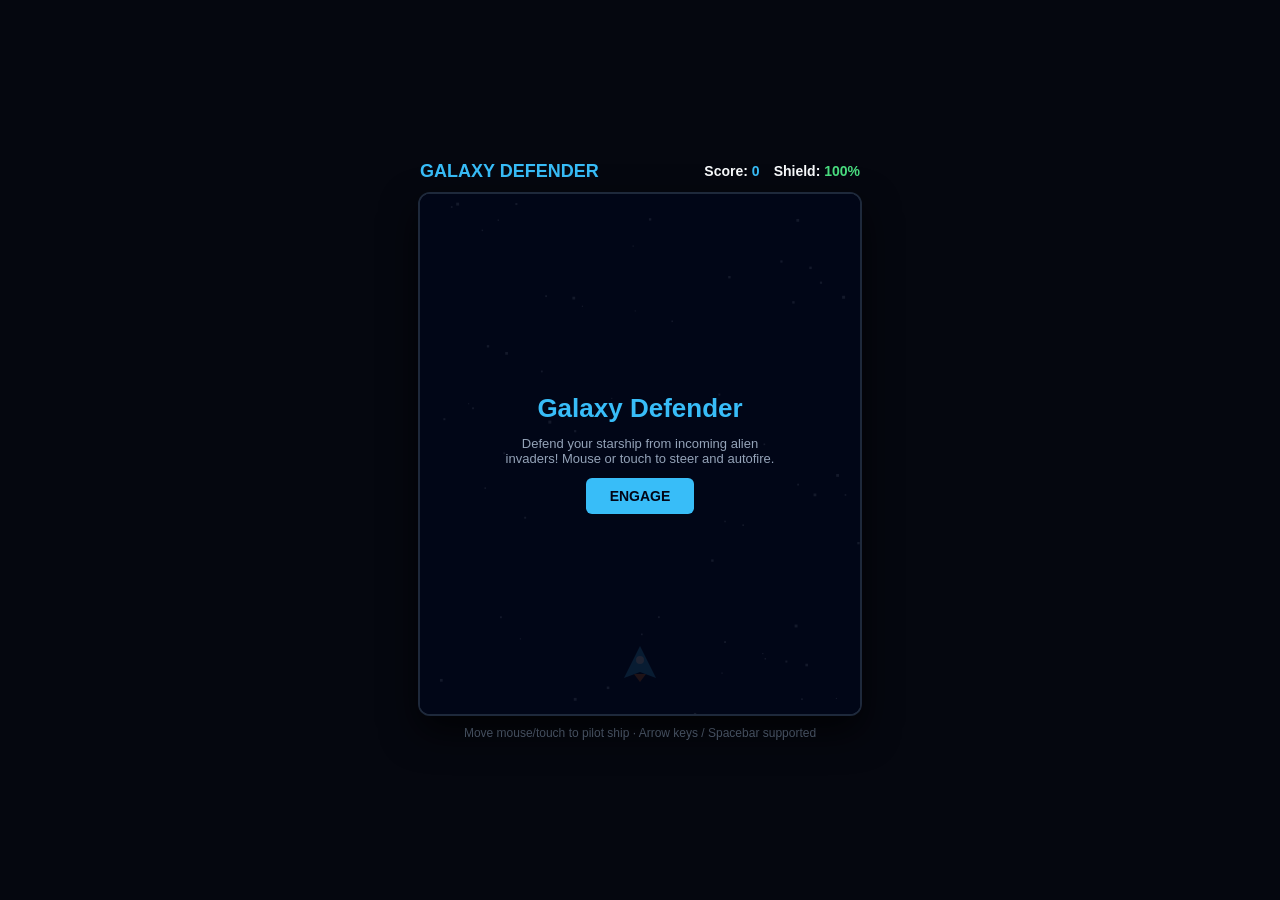
<file: public/games/space-shooter/index.html>
<!DOCTYPE html>
<html lang="en">
<head>
  <meta charset="UTF-8">
  <meta name="viewport" content="width=device-width, initial-scale=1.0, user-scalable=no">
  <title>Galaxy Shooter</title>
  <style>
    * { box-sizing: border-box; margin: 0; padding: 0; user-select: none; }
    body {
      background: #05070f;
      color: #f8fafc;
      font-family: -apple-system, BlinkMacSystemFont, "Segoe UI", Roboto, sans-serif;
      display: flex;
      flex-direction: column;
      align-items: center;
      justify-content: center;
      min-height: 100vh;
      padding: 12px;
    }
    .hud {
      width: 100%;
      max-width: 440px;
      display: flex;
      justify-content: space-between;
      align-items: center;
      margin-bottom: 10px;
    }
    .brand { font-weight: 800; font-size: 18px; color: #38bdf8; }
    .stats { display: flex; gap: 14px; font-size: 14px; font-weight: 700; }
    .canvas-wrap {
      position: relative;
      border: 2px solid #1e293b;
      border-radius: 12px;
      overflow: hidden;
      box-shadow: 0 16px 36px rgba(0,0,0,0.7);
    }
    canvas { display: block; background: #020617; }
    .overlay {
      position: absolute;
      top: 0; left: 0; width: 100%; height: 100%;
      background: rgba(2, 6, 23, 0.88);
      display: flex;
      flex-direction: column;
      align-items: center;
      justify-content: center;
      gap: 12px;
    }
    .overlay.hidden { display: none; }
    .btn {
      background: #38bdf8;
      color: #020617;
      border: none;
      padding: 10px 24px;
      border-radius: 6px;
      font-weight: 800;
      font-size: 14px;
      cursor: pointer;
    }
    .btn:hover { background: #7dd3fc; }
    .hint {
      margin-top: 10px;
      font-size: 12px;
      color: #64748b;
    }
  </style>
</head>
<body>
  <div class="hud">
    <div class="brand">GALAXY DEFENDER</div>
    <div class="stats">
      <div>Score: <span style="color: #38bdf8;" id="score">0</span></div>
      <div>Shield: <span style="color: #4ade80;" id="shield">100%</span></div>
    </div>
  </div>

  <div class="canvas-wrap">
    <canvas id="canvas" width="440" height="520"></canvas>
    <div class="overlay" id="start-overlay">
      <h2 style="font-size: 26px; color: #38bdf8;">Galaxy Defender</h2>
      <p style="color: #94a3b8; font-size: 13px; text-align: center; max-width: 280px;">Defend your starship from incoming alien invaders! Mouse or touch to steer and autofire.</p>
      <button class="btn" onclick="start()">ENGAGE</button>
    </div>
    <div class="overlay hidden" id="over-overlay">
      <h2 style="font-size: 26px; color: #ef4444;">MISSION FAILED</h2>
      <p id="over-stat" style="color: #cbd5e1; font-size: 14px;"></p>
      <button class="btn" onclick="start()">RETRY MISSION</button>
    </div>
  </div>

  <div class="hint">Move mouse/touch to pilot ship · Arrow keys / Spacebar supported</div>

  <script>
    const canvas = document.getElementById('canvas');
    const ctx = canvas.getContext('2d');

    const audioCtx = new (window.AudioContext || window.webkitAudioContext)();
    function sfx(f, type='sine', dur=0.06) {
      if (!audioCtx) return;
      try {
        const o = audioCtx.createOscillator();
        const g = audioCtx.createGain();
        o.type = type;
        o.frequency.value = f;
        g.gain.setValueAtTime(0.06, audioCtx.currentTime);
        g.gain.exponentialRampToValueAtTime(0.001, audioCtx.currentTime + dur);
        o.connect(g);
        g.connect(audioCtx.destination);
        o.start();
        o.stop(audioCtx.currentTime + dur);
      } catch (e) {}
    }

    let player = { x: canvas.width / 2, y: canvas.height - 50, r: 16, shield: 100 };
    let bullets = [];
    let enemies = [];
    let particles = [];
    let stars = [];
    let score = 0;
    let isPlaying = false;
    let frame = 0;

    for (let i = 0; i < 60; i++) {
      stars.push({ x: Math.random() * canvas.width, y: Math.random() * canvas.height, s: Math.random() * 2 + 1 });
    }

    function start() {
      player.x = canvas.width / 2;
      player.shield = 100;
      bullets = [];
      enemies = [];
      particles = [];
      score = 0;
      frame = 0;
      isPlaying = true;
      document.getElementById('score').innerText = '0';
      document.getElementById('shield').innerText = '100%';
      document.getElementById('start-overlay').classList.add('hidden');
      document.getElementById('over-overlay').classList.add('hidden');
      sfx(520, 'triangle', 0.1);
    }

    function gameOver() {
      isPlaying = false;
      sfx(120, 'sawtooth', 0.4);
      document.getElementById('over-stat').innerText = `Final Score: ${score}`;
      document.getElementById('over-overlay').classList.remove('hidden');
    }

    canvas.addEventListener('mousemove', e => {
      const rect = canvas.getBoundingClientRect();
      player.x = Math.max(20, Math.min(canvas.width - 20, e.clientX - rect.left));
      player.y = Math.max(100, Math.min(canvas.height - 30, e.clientY - rect.top));
    });

    canvas.addEventListener('touchmove', e => {
      e.preventDefault();
      const rect = canvas.getBoundingClientRect();
      player.x = Math.max(20, Math.min(canvas.width - 20, e.touches[0].clientX - rect.left));
      player.y = Math.max(100, Math.min(canvas.height - 30, e.touches[0].clientY - rect.top));
    }, { passive: false });

    function addExplosion(x, y, color) {
      for (let i = 0; i < 15; i++) {
        particles.push({
          x, y,
          vx: (Math.random() - 0.5) * 6,
          vy: (Math.random() - 0.5) * 6,
          life: 25,
          color
        });
      }
    }

    function update() {
      // Starfield
      for (let s of stars) {
        s.y += s.s * 1.5;
        if (s.y > canvas.height) s.y = 0;
      }

      if (!isPlaying) return;
      frame++;

      // Auto fire laser
      if (frame % 12 === 0) {
        bullets.push({ x: player.x - 10, y: player.y - 15, vy: -9 });
        bullets.push({ x: player.x + 10, y: player.y - 15, vy: -9 });
        sfx(800, 'sine', 0.04);
      }

      // Update bullets
      for (let b of bullets) b.y += b.vy;
      bullets = bullets.filter(b => b.y > -20);

      // Spawn enemies
      if (frame % 45 === 0) {
        enemies.push({
          x: Math.random() * (canvas.width - 60) + 30,
          y: -20,
          vx: (Math.random() - 0.5) * 2,
          vy: Math.random() * 2 + 1.8,
          hp: 2,
          color: Math.random() > 0.5 ? '#f43f5e' : '#a855f7'
        });
      }

      // Update enemies
      for (let i = enemies.length - 1; i >= 0; i--) {
        const e = enemies[i];
        e.y += e.vy;
        e.x += e.vx;
        if (e.x < 20 || e.x > canvas.width - 20) e.vx = -e.vx;

        // Player Collision
        const dist = Math.hypot(e.x - player.x, e.y - player.y);
        if (dist < 26) {
          player.shield -= 30;
          addExplosion(e.x, e.y, '#f43f5e');
          enemies.splice(i, 1);
          sfx(160, 'sawtooth', 0.2);
          if (player.shield <= 0) {
            player.shield = 0;
            document.getElementById('shield').innerText = '0%';
            return gameOver();
          }
          document.getElementById('shield').innerText = `${player.shield}%`;
          continue;
        }

        // Bullet Collision
        for (let j = bullets.length - 1; j >= 0; j--) {
          const b = bullets[j];
          if (Math.hypot(b.x - e.x, b.y - e.y) < 20) {
            bullets.splice(j, 1);
            e.hp--;
            sfx(600, 'square', 0.04);
            if (e.hp <= 0) {
              addExplosion(e.x, e.y, e.color);
              enemies.splice(i, 1);
              score += 100;
              document.getElementById('score').innerText = score;
              break;
            }
          }
        }

        if (e.y > canvas.height + 20) {
          enemies.splice(i, 1);
        }
      }

      // Particles
      for (let i = particles.length - 1; i >= 0; i--) {
        const p = particles[i];
        p.x += p.vx;
        p.y += p.vy;
        p.life--;
        if (p.life <= 0) particles.splice(i, 1);
      }
    }

    function draw() {
      ctx.fillStyle = '#020617';
      ctx.fillRect(0, 0, canvas.width, canvas.height);

      // Stars
      ctx.fillStyle = '#94a3b8';
      for (let s of stars) {
        ctx.fillRect(s.x, s.y, s.s, s.s);
      }

      // Bullets
      ctx.fillStyle = '#38bdf8';
      ctx.shadowColor = '#38bdf8';
      ctx.shadowBlur = 8;
      for (let b of bullets) {
        ctx.fillRect(b.x - 2, b.y, 4, 12);
      }
      ctx.shadowBlur = 0;

      // Enemies
      for (let e of enemies) {
        ctx.fillStyle = e.color;
        ctx.beginPath();
        ctx.moveTo(e.x, e.y + 14);
        ctx.lineTo(e.x - 14, e.y - 10);
        ctx.lineTo(e.x, e.y - 4);
        ctx.lineTo(e.x + 14, e.y - 10);
        ctx.closePath();
        ctx.fill();
      }

      // Player Ship
      ctx.fillStyle = '#38bdf8';
      ctx.beginPath();
      ctx.moveTo(player.x, player.y - 18);
      ctx.lineTo(player.x - 16, player.y + 14);
      ctx.lineTo(player.x, player.y + 8);
      ctx.lineTo(player.x + 16, player.y + 14);
      ctx.closePath();
      ctx.fill();

      // Cockpit
      ctx.fillStyle = '#ffffff';
      ctx.beginPath();
      ctx.arc(player.x, player.y - 4, 4, 0, Math.PI * 2);
      ctx.fill();

      // Thruster flame
      ctx.fillStyle = '#f97316';
      ctx.beginPath();
      ctx.moveTo(player.x - 6, player.y + 10);
      ctx.lineTo(player.x, player.y + 18 + Math.random() * 6);
      ctx.lineTo(player.x + 6, player.y + 10);
      ctx.fill();

      // Particles
      for (let p of particles) {
        ctx.fillStyle = p.color;
        ctx.fillRect(p.x, p.y, 3, 3);
      }
    }

    function loop() {
      update();
      draw();
      requestAnimationFrame(loop);
    }

    loop();
  </script>
</body>
</html>
</file>
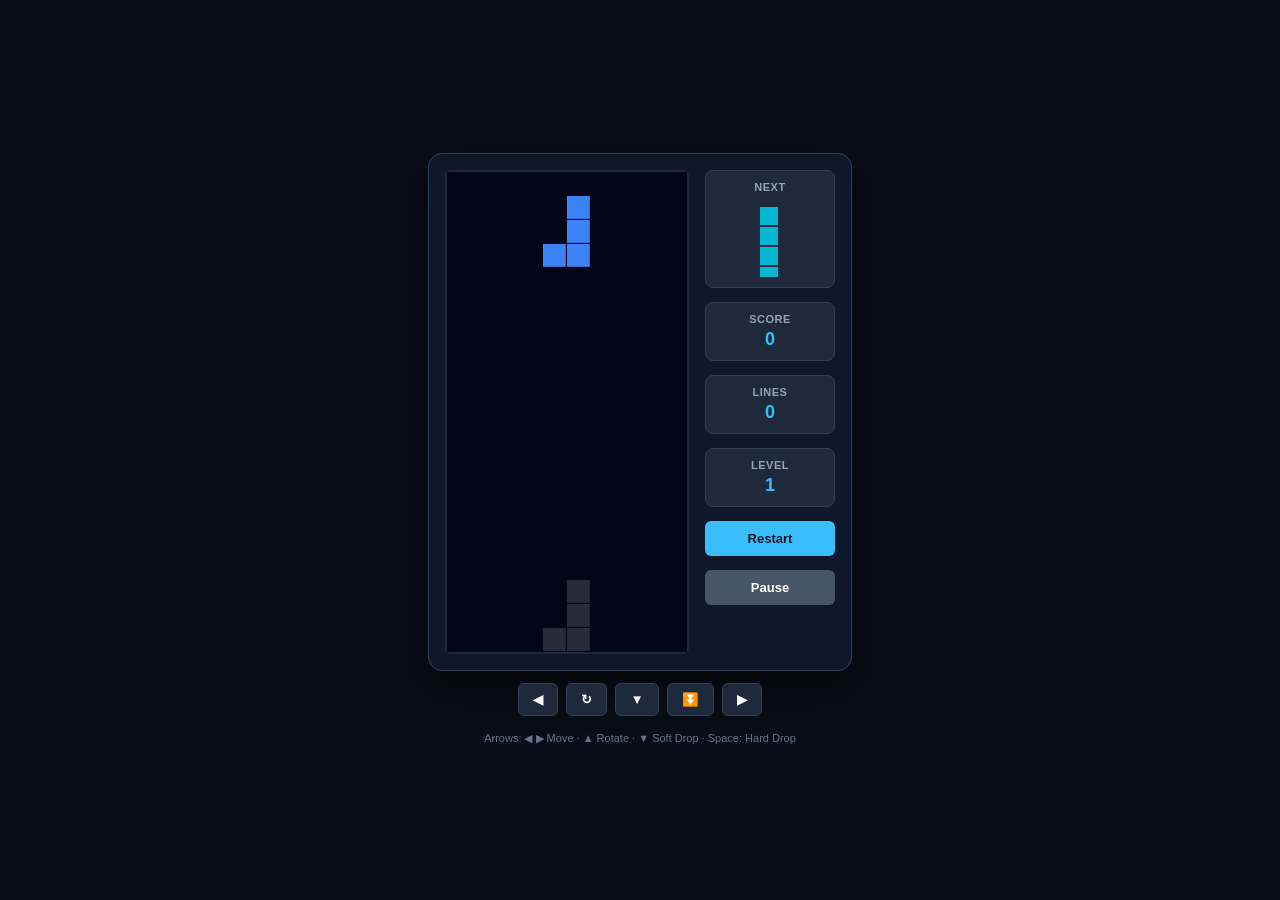
<file: public/games/tetris/index.html>
<!DOCTYPE html>
<html lang="en">
<head>
  <meta charset="UTF-8">
  <meta name="viewport" content="width=device-width, initial-scale=1.0, user-scalable=no">
  <title>Block Puzzle / Tetris</title>
  <style>
    * { box-sizing: border-box; margin: 0; padding: 0; user-select: none; }
    body {
      background: #090d16;
      color: #f8fafc;
      font-family: -apple-system, BlinkMacSystemFont, "Segoe UI", Roboto, sans-serif;
      display: flex;
      flex-direction: column;
      align-items: center;
      justify-content: center;
      min-height: 100vh;
      padding: 12px;
    }
    .wrapper {
      display: flex;
      gap: 16px;
      align-items: flex-start;
      background: #0f172a;
      padding: 16px;
      border-radius: 14px;
      border: 1px solid #334155;
      box-shadow: 0 16px 36px rgba(0,0,0,0.6);
    }
    .canvas-container {
      position: relative;
      background: #020617;
      border: 2px solid #1e293b;
      border-radius: 6px;
    }
    canvas#tetris {
      display: block;
    }
    .side-panel {
      display: flex;
      flex-direction: column;
      gap: 14px;
      width: 130px;
    }
    .box {
      background: #1e293b;
      border: 1px solid #334155;
      border-radius: 8px;
      padding: 10px;
      text-align: center;
    }
    .label {
      font-size: 11px;
      font-weight: 700;
      color: #94a3b8;
      text-transform: uppercase;
      letter-spacing: 0.5px;
      margin-bottom: 4px;
    }
    .val {
      font-size: 18px;
      font-weight: 800;
      color: #38bdf8;
    }
    .btn {
      background: #38bdf8;
      color: #0f172a;
      border: none;
      padding: 10px;
      border-radius: 6px;
      font-weight: 700;
      font-size: 13px;
      cursor: pointer;
      width: 100%;
    }
    .btn:hover { background: #7dd3fc; }
    .controls {
      margin-top: 14px;
      font-size: 11px;
      color: #64748b;
      line-height: 1.5;
      text-align: center;
    }
    .mobile-controls {
      display: flex;
      gap: 8px;
      margin-top: 12px;
    }
    .m-btn {
      background: #1e293b;
      border: 1px solid #334155;
      color: white;
      padding: 8px 14px;
      border-radius: 6px;
      font-weight: bold;
    }
    .overlay {
      position: absolute;
      top: 0; left: 0; width: 100%; height: 100%;
      background: rgba(15, 23, 42, 0.88);
      display: none;
      flex-direction: column;
      align-items: center;
      justify-content: center;
      gap: 12px;
    }
    .overlay.active { display: flex; }
  </style>
</head>
<body>
  <div class="wrapper">
    <div class="canvas-container">
      <canvas id="tetris" width="240" height="480"></canvas>
      <div class="overlay" id="game-over">
        <h2 style="color: #ef4444; font-size: 20px;">GAME OVER</h2>
        <p id="over-score" style="color: #94a3b8; font-size: 13px;"></p>
        <button class="btn" style="width: auto; padding: 8px 16px;" onclick="resetGame()">PLAY AGAIN</button>
      </div>
    </div>

    <div class="side-panel">
      <div class="box">
        <div class="label">Next</div>
        <canvas id="next" width="80" height="80" style="margin: 0 auto; display: block;"></canvas>
      </div>
      <div class="box">
        <div class="label">Score</div>
        <div class="val" id="score">0</div>
      </div>
      <div class="box">
        <div class="label">Lines</div>
        <div class="val" id="lines">0</div>
      </div>
      <div class="box">
        <div class="label">Level</div>
        <div class="val" id="level">1</div>
      </div>
      <button class="btn" onclick="resetGame()">Restart</button>
      <button class="btn" style="background: #475569; color: white;" onclick="togglePause()" id="pause-btn">Pause</button>
    </div>
  </div>

  <div class="mobile-controls">
    <button class="m-btn" onclick="playerMove(-1)">◀</button>
    <button class="m-btn" onclick="playerRotate(1)">↻</button>
    <button class="m-btn" onclick="playerDrop()">▼</button>
    <button class="m-btn" onclick="hardDrop()">⏬</button>
    <button class="m-btn" onclick="playerMove(1)">▶</button>
  </div>

  <div class="controls">
    Arrows: ◀ ▶ Move · ▲ Rotate · ▼ Soft Drop · Space: Hard Drop
  </div>

  <script>
    const canvas = document.getElementById('tetris');
    const context = canvas.getContext('2d');
    context.scale(24, 24);

    const nextCanvas = document.getElementById('next');
    const nextContext = nextCanvas.getContext('2d');
    nextContext.scale(20, 20);

    const audioCtx = new (window.AudioContext || window.webkitAudioContext)();
    function sfx(f, type='sine', dur=0.08) {
      if (!audioCtx) return;
      try {
        const o = audioCtx.createOscillator();
        const g = audioCtx.createGain();
        o.type = type;
        o.frequency.value = f;
        g.gain.setValueAtTime(0.06, audioCtx.currentTime);
        g.gain.exponentialRampToValueAtTime(0.001, audioCtx.currentTime + dur);
        o.connect(g);
        g.connect(audioCtx.destination);
        o.start();
        o.stop(audioCtx.currentTime + dur);
      } catch (e) {}
    }

    const COLORS = [
      null,
      '#ef4444', // T (Red)
      '#06b6d4', // I (Cyan)
      '#eab308', // O (Yellow)
      '#10b981', // S (Green)
      '#a855f7', // Z (Purple)
      '#3b82f6', // J (Blue)
      '#f97316'  // L (Orange)
    ];

    function createPiece(type) {
      if (type === 'T') return [[0,0,0],[1,1,1],[0,1,0]];
      if (type === 'I') return [[0,2,0,0],[0,2,0,0],[0,2,0,0],[0,2,0,0]];
      if (type === 'O') return [[3,3],[3,3]];
      if (type === 'S') return [[0,4,4],[4,4,0],[0,0,0]];
      if (type === 'Z') return [[5,5,0],[0,5,5],[0,0,0]];
      if (type === 'J') return [[0,6,0],[0,6,0],[6,6,0]];
      if (type === 'L') return [[0,7,0],[0,7,0],[0,7,7]];
    }

    const arena = createMatrix(10, 20);
    const player = { pos: {x: 0, y: 0}, matrix: null, score: 0, lines: 0, level: 1 };
    let nextPiece = null;
    let dropCounter = 0;
    let dropInterval = 800;
    let lastTime = 0;
    let isPaused = false;
    let isGameOver = false;

    function createMatrix(w, h) {
      const matrix = [];
      while (h--) matrix.push(new Array(w).fill(0));
      return matrix;
    }

    function collide(arena, player) {
      const [m, o] = [player.matrix, player.pos];
      for (let y = 0; y < m.length; ++y) {
        for (let x = 0; x < m[y].length; ++x) {
          if (m[y][x] !== 0 && (arena[y + o.y] && arena[y + o.y][x + o.x]) !== 0) return true;
        }
      }
      return false;
    }

    function merge(arena, player) {
      player.matrix.forEach((row, y) => {
        row.forEach((value, x) => {
          if (value !== 0) arena[y + player.pos.y][x + player.pos.x] = value;
        });
      });
    }

    function arenaSweep() {
      let rowCount = 1;
      let linesCleared = 0;
      outer: for (let y = arena.length - 1; y > 0; --y) {
        for (let x = 0; x < arena[y].length; ++x) {
          if (arena[y][x] === 0) continue outer;
        }
        const row = arena.splice(y, 1)[0].fill(0);
        arena.unshift(row);
        ++y;
        player.score += rowCount * 100;
        rowCount *= 2;
        linesCleared++;
      }
      if (linesCleared > 0) {
        player.lines += linesCleared;
        player.level = Math.floor(player.lines / 10) + 1;
        dropInterval = Math.max(120, 800 - (player.level - 1) * 70);
        sfx(linesCleared >= 4 ? 800 : 500, 'triangle', 0.2);
        updateScore();
      }
    }

    function rotate(matrix, dir) {
      for (let y = 0; y < matrix.length; ++y) {
        for (let x = 0; x < y; ++x) {
          [matrix[x][y], matrix[y][x]] = [matrix[y][x], matrix[x][y]];
        }
      }
      if (dir > 0) matrix.forEach(row => row.reverse());
      else matrix.reverse();
    }

    function playerRotate(dir) {
      if (isPaused || isGameOver) return;
      const pos = player.pos.x;
      let offset = 1;
      rotate(player.matrix, dir);
      while (collide(arena, player)) {
        player.pos.x += offset;
        offset = -(offset + (offset > 0 ? 1 : -1));
        if (offset > player.matrix[0].length) {
          rotate(player.matrix, -dir);
          player.pos.x = pos;
          return;
        }
      }
      sfx(400, 'sine', 0.05);
    }

    function playerMove(dir) {
      if (isPaused || isGameOver) return;
      player.pos.x += dir;
      if (collide(arena, player)) player.pos.x -= dir;
      else sfx(300, 'sine', 0.04);
    }

    function playerDrop() {
      if (isPaused || isGameOver) return;
      player.pos.y++;
      if (collide(arena, player)) {
        player.pos.y--;
        merge(arena, player);
        playerReset();
        arenaSweep();
        sfx(200, 'square', 0.05);
      }
      dropCounter = 0;
    }

    function hardDrop() {
      if (isPaused || isGameOver) return;
      while (!collide(arena, player)) {
        player.pos.y++;
      }
      player.pos.y--;
      merge(arena, player);
      playerReset();
      arenaSweep();
      sfx(350, 'sawtooth', 0.08);
      dropCounter = 0;
    }

    function playerReset() {
      const pieces = 'ILJOTSZ';
      if (!nextPiece) {
        nextPiece = createPiece(pieces[Math.floor(pieces.length * Math.random())]);
      }
      player.matrix = nextPiece;
      nextPiece = createPiece(pieces[Math.floor(pieces.length * Math.random())]);
      player.pos.y = 0;
      player.pos.x = (arena[0].length / 2 | 0) - (player.matrix[0].length / 2 | 0);

      drawNext();

      if (collide(arena, player)) {
        isGameOver = true;
        document.getElementById('over-score').innerText = `Score: ${player.score} · Lines: ${player.lines}`;
        document.getElementById('game-over').classList.add('active');
        sfx(140, 'sawtooth', 0.3);
      }
    }

    function drawNext() {
      nextContext.fillStyle = '#1e293b';
      nextContext.fillRect(0, 0, nextCanvas.width, nextCanvas.height);
      if (!nextPiece) return;
      nextPiece.forEach((row, y) => {
        row.forEach((value, x) => {
          if (value !== 0) {
            nextContext.fillStyle = COLORS[value];
            nextContext.fillRect(x + 0.5, y + 0.5, 0.9, 0.9);
          }
        });
      });
    }

    function updateScore() {
      document.getElementById('score').innerText = player.score;
      document.getElementById('lines').innerText = player.lines;
      document.getElementById('level').innerText = player.level;
    }

    function resetGame() {
      arena.forEach(row => row.fill(0));
      player.score = 0;
      player.lines = 0;
      player.level = 1;
      dropInterval = 800;
      isGameOver = false;
      isPaused = false;
      document.getElementById('game-over').classList.remove('active');
      document.getElementById('pause-btn').innerText = 'Pause';
      updateScore();
      nextPiece = null;
      playerReset();
    }

    function togglePause() {
      if (isGameOver) return;
      isPaused = !isPaused;
      document.getElementById('pause-btn').innerText = isPaused ? 'Resume' : 'Pause';
    }

    function drawMatrix(matrix, offset, isGhost = false) {
      matrix.forEach((row, y) => {
        row.forEach((value, x) => {
          if (value !== 0) {
            context.fillStyle = isGhost ? 'rgba(255, 255, 255, 0.15)' : COLORS[value];
            context.fillRect(x + offset.x, y + offset.y, 0.95, 0.95);
          }
        });
      });
    }

    function drawGhost() {
      if (!player.matrix) return;
      const ghost = { pos: { ...player.pos }, matrix: player.matrix };
      while (!collide(arena, ghost)) {
        ghost.pos.y++;
      }
      ghost.pos.y--;
      drawMatrix(ghost.matrix, ghost.pos, true);
    }

    function draw() {
      context.fillStyle = '#020617';
      context.fillRect(0, 0, canvas.width, canvas.height);

      drawMatrix(arena, {x: 0, y: 0});
      if (player.matrix) {
        drawGhost();
        drawMatrix(player.matrix, player.pos);
      }
    }

    function update(time = 0) {
      const deltaTime = time - lastTime;
      lastTime = time;

      if (!isPaused && !isGameOver) {
        dropCounter += deltaTime;
        if (dropCounter > dropInterval) playerDrop();
      }

      draw();
      requestAnimationFrame(update);
    }

    window.addEventListener('keydown', event => {
      if (event.code === 'ArrowLeft' || event.code === 'KeyA') {
        event.preventDefault(); playerMove(-1);
      } else if (event.code === 'ArrowRight' || event.code === 'KeyD') {
        event.preventDefault(); playerMove(1);
      } else if (event.code === 'ArrowDown' || event.code === 'KeyS') {
        event.preventDefault(); playerDrop();
      } else if (event.code === 'ArrowUp' || event.code === 'KeyW') {
        event.preventDefault(); playerRotate(1);
      } else if (event.code === 'Space') {
        event.preventDefault(); hardDrop();
      } else if (event.code === 'KeyP') {
        togglePause();
      }
    });

    resetGame();
    update();
  </script>
</body>
</html>
</file>
